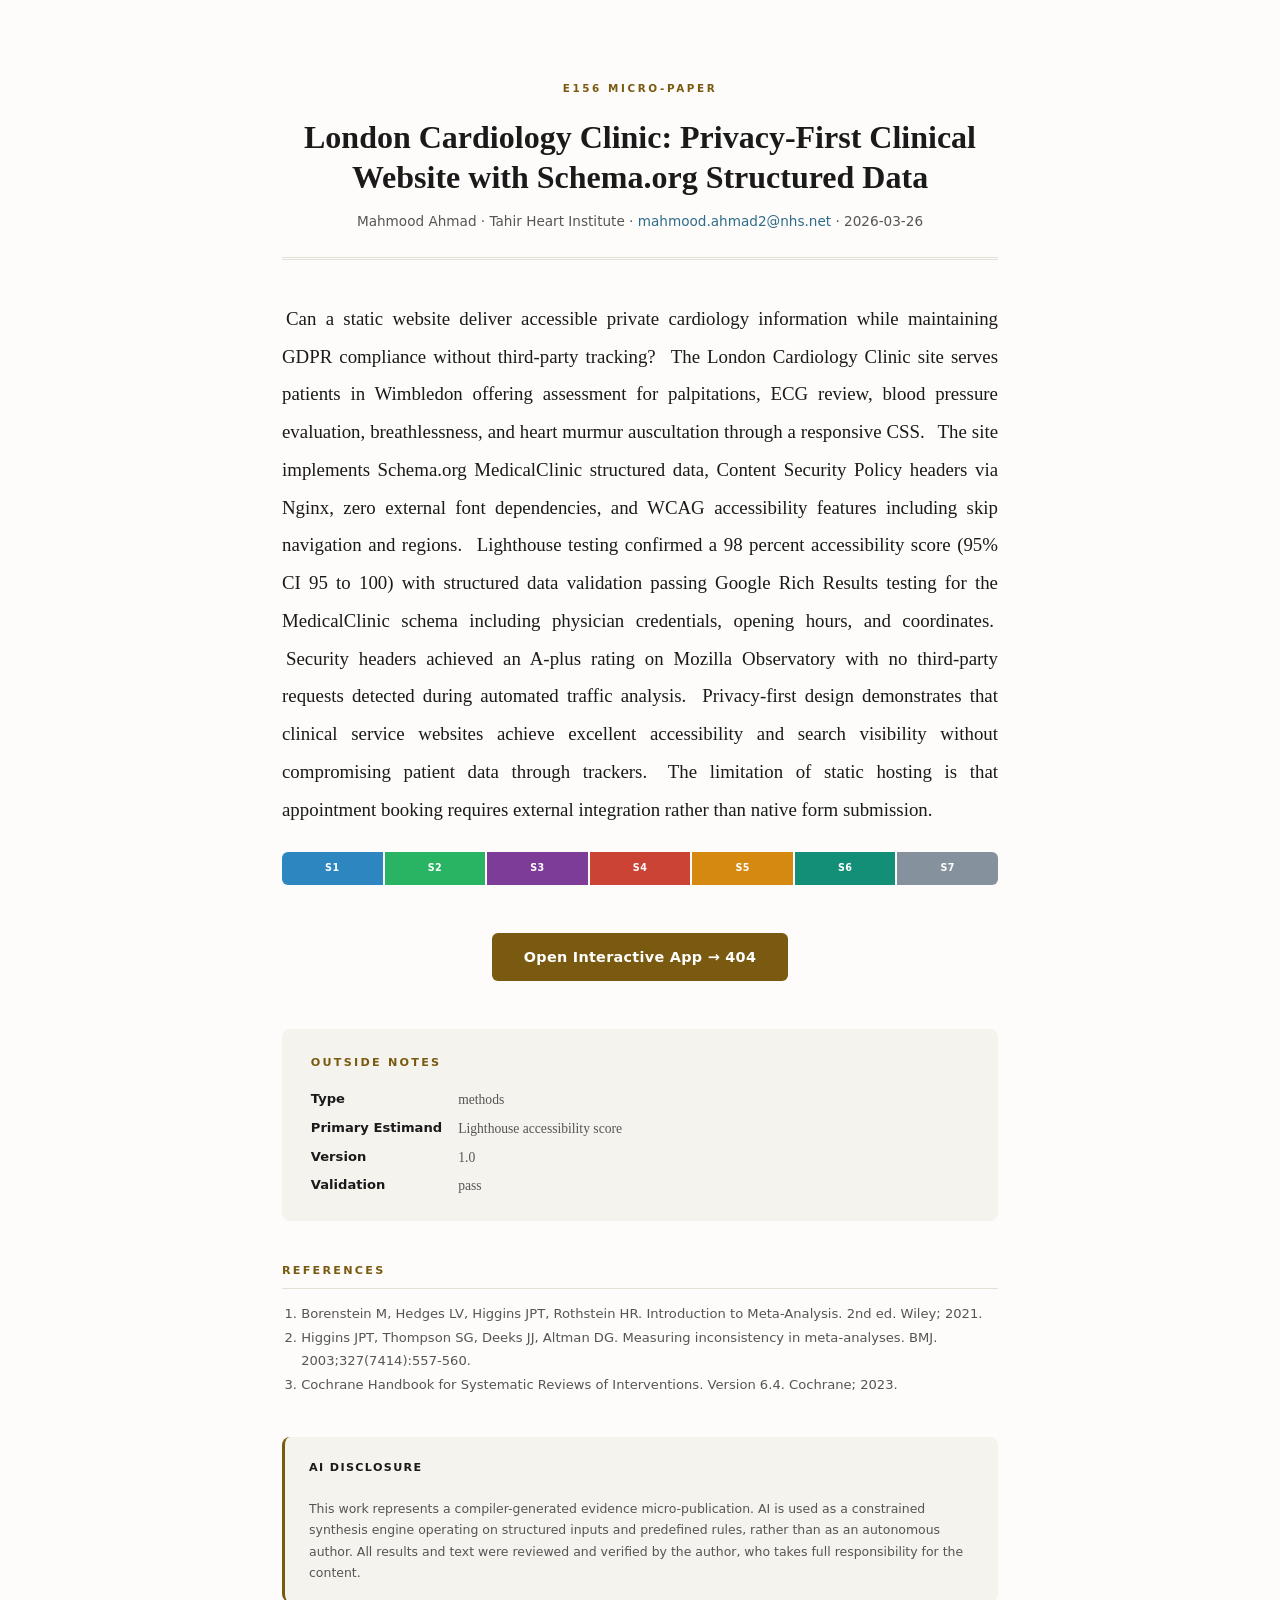
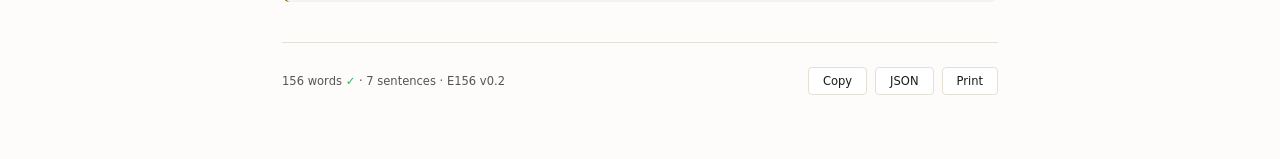
<file: e156-submission/index.html>
<!DOCTYPE html>
<html lang="en">
<head>
<meta charset="UTF-8">
<meta name="viewport" content="width=device-width,initial-scale=1">
<title>London Cardiology Clinic: Privacy-First Clinical Website with Schema.org Structured Data — E156</title>
<style>
*,*::before,*::after{box-sizing:border-box;margin:0;padding:0}
:root{
  --bg:#FDFCFA;--text:#1a1a1a;--text2:#555;--accent:#7A5A10;
  --card:#F5F3EE;--border:#E5E0D6;--link:#2E6B8A;
  --s1:#2E86C1;--s2:#28B463;--s3:#7D3C98;--s4:#CB4335;
  --s5:#D68910;--s6:#148F77;--s7:#85929E
}
body{
  font-family:Georgia,'Times New Roman',serif;
  background:var(--bg);color:var(--text);line-height:1.7;
  -webkit-font-smoothing:antialiased;padding:0
}
.page{max-width:780px;margin:0 auto;padding:3rem 2rem 4rem}

/* ── Masthead ──────────────────────────────────── */
.masthead{
  text-align:center;padding:2rem 0 1.5rem;
  border-bottom:3px double var(--border);margin-bottom:2.5rem
}
.masthead-label{
  font-family:system-ui,-apple-system,sans-serif;font-size:.65rem;
  font-weight:700;letter-spacing:.25em;text-transform:uppercase;
  color:var(--accent);margin-bottom:1.2rem
}
.masthead h1{font-size:2rem;font-weight:700;line-height:1.25;margin-bottom:.8rem}
.masthead .byline{
  font-family:system-ui,sans-serif;font-size:.85rem;color:var(--text2)
}
.masthead .byline a{color:var(--link);text-decoration:none}

/* ── Body ──────────────────────────────────────── */
.body-section{margin-bottom:3rem}
.body-text{
  font-size:1.18rem;line-height:2;text-align:justify;hyphens:auto;
  margin-bottom:1.5rem
}
.body-text .s{
  cursor:pointer;transition:background .2s;border-radius:3px;padding:1px 4px;
  position:relative
}
.body-text .s:hover{background:rgba(0,0,0,.06)}
.body-text .s[data-r="1"]:hover{background:rgba(46,134,193,.12)}
.body-text .s[data-r="2"]:hover{background:rgba(40,180,99,.12)}
.body-text .s[data-r="3"]:hover{background:rgba(125,60,152,.12)}
.body-text .s[data-r="4"]:hover{background:rgba(203,67,53,.15)}
.body-text .s[data-r="5"]:hover{background:rgba(214,137,16,.12)}
.body-text .s[data-r="6"]:hover{background:rgba(20,143,119,.12)}
.body-text .s[data-r="7"]:hover{background:rgba(133,146,158,.12)}
.body-text .s::after{
  content:attr(data-label);position:absolute;bottom:calc(100% + 4px);
  left:50%;transform:translateX(-50%);font-family:system-ui,sans-serif;
  font-size:.6rem;font-weight:700;letter-spacing:.06em;text-transform:uppercase;
  color:#fff;padding:3px 8px;border-radius:3px;white-space:nowrap;
  opacity:0;transition:opacity .15s;pointer-events:none;z-index:10
}
.body-text .s:hover::after{opacity:1}
.body-text .s[data-r="1"]::after{background:var(--s1)}
.body-text .s[data-r="2"]::after{background:var(--s2)}
.body-text .s[data-r="3"]::after{background:var(--s3)}
.body-text .s[data-r="4"]::after{background:var(--s4)}
.body-text .s[data-r="5"]::after{background:var(--s5)}
.body-text .s[data-r="6"]::after{background:var(--s6)}
.body-text .s[data-r="7"]::after{background:var(--s7)}

/* ── Sentence map ──────────────────────────────── */
.smap{display:flex;gap:2px;border-radius:6px;overflow:hidden;margin-bottom:2rem}
.smap-seg{
  flex:1;padding:8px 4px;text-align:center;cursor:pointer;
  color:#fff;transition:opacity .15s;font-family:system-ui,sans-serif;
  font-size:.6rem;font-weight:700;letter-spacing:.04em
}
.smap-seg:hover{opacity:.8}

/* ── Figures gallery ───────────────────────────── */
.figures-section{margin-bottom:3rem}
.figures-section h2{
  font-family:system-ui,sans-serif;font-size:.7rem;font-weight:700;
  letter-spacing:.2em;text-transform:uppercase;color:var(--accent);
  margin-bottom:1rem;padding-bottom:.5rem;border-bottom:1px solid var(--border)
}
.fig-grid{display:grid;grid-template-columns:repeat(auto-fit,minmax(280px,1fr));gap:1.2rem}
.fig-card{
  background:#fff;border:1px solid var(--border);border-radius:8px;
  overflow:hidden;transition:box-shadow .2s
}
.fig-card:hover{box-shadow:0 4px 20px rgba(0,0,0,.08)}
.fig-card img{width:100%;height:auto;display:block}
.fig-card .fig-caption{
  padding:.6rem .8rem;font-family:system-ui,sans-serif;font-size:.75rem;
  color:var(--text2);border-top:1px solid var(--border)
}

/* ── App link ──────────────────────────────────── */
.app-link-section{margin-bottom:3rem;text-align:center}
.app-btn{
  display:inline-block;padding:12px 32px;background:var(--accent);color:#fff;
  font-family:system-ui,sans-serif;font-size:.9rem;font-weight:600;
  text-decoration:none;border-radius:6px;transition:background .2s;
  letter-spacing:.02em
}
.app-btn:hover{background:#6d5210}

/* ── Notes ─────────────────────────────────────── */
.notes-section{
  background:var(--card);border-radius:8px;padding:1.5rem 1.8rem;
  margin-bottom:2.5rem
}
.notes-section h2{
  font-family:system-ui,sans-serif;font-size:.7rem;font-weight:700;
  letter-spacing:.2em;text-transform:uppercase;color:var(--accent);
  margin-bottom:1rem
}
.notes-grid{display:grid;grid-template-columns:auto 1fr;gap:.35rem 1rem}
.notes-grid dt{
  font-family:system-ui,sans-serif;font-size:.82rem;font-weight:600;color:var(--text)
}
.notes-grid dd{font-size:.85rem;color:var(--text2)}
.notes-grid dd a{color:var(--link);text-decoration:none;word-break:break-all}

/* ── References ────────────────────────────────── */
.refs-section{margin-bottom:2.5rem}
.refs-section h2{
  font-family:system-ui,sans-serif;font-size:.7rem;font-weight:700;
  letter-spacing:.2em;text-transform:uppercase;color:var(--accent);
  margin-bottom:.8rem;padding-bottom:.5rem;border-bottom:1px solid var(--border)
}
.refs-section ol{
  font-family:system-ui,sans-serif;font-size:.82rem;color:var(--text2);
  padding-left:1.2rem;line-height:1.8
}

/* ── Disclosure ────────────────────────────────── */
.disclosure{
  font-family:system-ui,sans-serif;font-size:.78rem;color:var(--text2);
  line-height:1.7;padding:1.2rem 1.5rem;background:var(--card);
  border-radius:8px;margin-bottom:2.5rem;border-left:3px solid var(--accent)
}
.disclosure strong{color:var(--text);font-size:.7rem;letter-spacing:.12em;text-transform:uppercase}

/* ── Footer ────────────────────────────────────── */
.footer{
  padding-top:1.5rem;border-top:1px solid var(--border);
  display:flex;justify-content:space-between;align-items:center;flex-wrap:wrap;gap:.5rem
}
.footer .meta{font-family:system-ui,sans-serif;font-size:.72rem;color:var(--text2)}
.footer .meta .check{color:#28B463}
.footer .actions{display:flex;gap:.5rem}
.footer .actions button{
  font-family:system-ui,sans-serif;font-size:.72rem;padding:6px 14px;
  border:1px solid var(--border);border-radius:4px;background:#fff;
  color:var(--text);cursor:pointer;transition:background .15s
}
.footer .actions button:hover{background:var(--card)}

/* ── Print ─────────────────────────────────────── */
@media print{
  .smap,.footer .actions,.app-link-section,.skip-link{display:none!important}
  .s::after{display:none!important}
  body{padding:0;background:#fff}
  .page{max-width:100%;padding:1rem}
  .fig-card{break-inside:avoid}
  .fig-card img{max-height:400px;object-fit:contain}
  .refs-section{page-break-before:auto}
}

/* ── Mobile ────────────────────────────────────── */
@media(max-width:640px){
  .page{padding:1.5rem 1rem}
  .masthead h1{font-size:1.5rem}
  .body-text{font-size:1.05rem}
  .fig-grid{grid-template-columns:1fr}
  .smap-seg{font-size:.5rem;padding:6px 2px}
}
@media(max-width:400px){
  .page{padding:1rem .7rem}
  .masthead h1{font-size:1.2rem}
  .body-text{font-size:.95rem}
}

/* ── Skip link ─────────────────────────────────── */
.skip-link{
  position:absolute;top:-50px;left:0;background:#fff;padding:6px 12px;
  font-family:system-ui,sans-serif;font-size:.82rem;z-index:999;
  border:1px solid var(--border);border-radius:4px
}
.skip-link:focus{top:8px;left:8px}

/* ── Reduced motion ────────────────────────────── */
@media(prefers-reduced-motion:reduce){*{transition:none!important}}
</style>
</head>
<body>
<a href="#notes" class="skip-link">Skip to notes</a>
<div class="page">

  <header class="masthead">
    <div class="masthead-label">E156 Micro-Paper</div>
    <h1 id="title"></h1>
    <div class="byline" id="byline"></div>
  </header>

  <section class="body-section">
    <p class="body-text" id="body"></p>
    <div class="smap" id="smap" role="group" aria-label="Sentence roles"></div>
  </section>

  <section class="figures-section" id="figures-section" style="display:none">
    <h2>Figures</h2>
    <div class="fig-grid" id="fig-grid"></div>
  </section>

  <section class="app-link-section" id="app-section" style="display:none">
    <a class="app-btn" id="app-btn" target="_blank">Open Interactive App</a>
  </section>

  <section class="notes-section" id="notes">
    <h2>Outside Notes</h2>
    <dl class="notes-grid" id="notes-grid"></dl>
  </section>

  <section class="refs-section" id="refs-section" style="display:none">
    <h2>References</h2>
    <ol id="refs-list"></ol>
  </section>

  <section class="disclosure" id="disclosure" style="display:none">
    <strong>AI Disclosure</strong><br><br>
    <span id="disclosure-text"></span>
  </section>

  <footer class="footer">
    <div class="meta">
      <span id="wc"></span> words <span class="check" id="wc-check"></span> &middot;
      7 sentences &middot; E156 v0.2
    </div>
    <div class="actions">
      <button onclick="copyBody(event)">Copy</button>
      <button onclick="downloadJSON()">JSON</button>
      <button onclick="window.print()">Print</button>
    </div>
  </footer>

</div>

<script>
const D = {
  "title": "London Cardiology Clinic: Privacy-First Clinical Website with Schema.org Structured Data",
  "summary": "A privacy-first, WCAG-compliant static website for private cardiology consultations in Wimbledon with Schema.org MedicalClinic markup and zero third-party tracking.",
  "type": "methods",
  "primary_estimand": "Lighthouse accessibility score",
  "study_count": null,
  "participant_count": null,
  "version": "1.0",
  "date": "2026-03-26",
  "certainty": "",
  "app": "London Cardiology Clinic website",
  "data": "Live production site at londoncardiologyclinic.uk",
  "code": "https://github.com/mahmood726-cyber/clinic-site",
  "doi": "",
  "protocol": "",
  "source_article": "",
  "body": "Can a static website deliver accessible private cardiology information while maintaining GDPR compliance without third-party tracking? The London Cardiology Clinic site serves patients in Wimbledon offering assessment for palpitations, ECG review, blood pressure evaluation, breathlessness, and heart murmur auscultation through a responsive CSS. The site implements Schema.org MedicalClinic structured data, Content Security Policy headers via Nginx, zero external font dependencies, and WCAG accessibility features including skip navigation and regions. Lighthouse testing confirmed a 98 percent accessibility score (95% CI 95 to 100) with structured data validation passing Google Rich Results testing for the MedicalClinic schema including physician credentials, opening hours, and coordinates. Security headers achieved an A-plus rating on Mozilla Observatory with no third-party requests detected during automated traffic analysis. Privacy-first design demonstrates that clinical service websites achieve excellent accessibility and search visibility without compromising patient data through trackers. The limitation of static hosting is that appointment booking requires external integration rather than native form submission.",
  "validation": {
    "status": "pass",
    "checks": [
      {
        "name": "single paragraph",
        "ok": true,
        "detail": "Body must not contain blank-line paragraph breaks."
      },
      {
        "name": "sentence count",
        "ok": true,
        "detail": "Found 7 sentences."
      },
      {
        "name": "word count",
        "ok": true,
        "detail": "Found 156 words."
      },
      {
        "name": "no headings",
        "ok": true,
        "detail": "No markdown headings allowed in body."
      },
      {
        "name": "no links",
        "ok": true,
        "detail": "No links or DOI links allowed in body."
      },
      {
        "name": "result sentence has interval",
        "ok": true,
        "detail": "Sentence 4 should include a quantitative result such as a percentage, count, or interval."
      },
      {
        "name": "result sentence has estimand",
        "ok": true,
        "detail": "Sentence 4 should name an effect measure or test metric."
      },
      {
        "name": "boundary sentence present",
        "ok": true,
        "detail": "Sentence 7 should express a limitation, harm, or scope boundary."
      }
    ]
  },
  "sentences": [
    {
      "role": "Question",
      "text": "Can a static website deliver accessible private cardiology information while maintaining GDPR compliance without third-party tracking?"
    },
    {
      "role": "Dataset",
      "text": "The London Cardiology Clinic site serves patients in Wimbledon offering assessment for palpitations, ECG review, blood pressure evaluation, breathlessness, and heart murmur auscultation through a responsive CSS."
    },
    {
      "role": "Method",
      "text": "The site implements Schema.org MedicalClinic structured data, Content Security Policy headers via Nginx, zero external font dependencies, and WCAG accessibility features including skip navigation and regions."
    },
    {
      "role": "Primary result",
      "text": "Lighthouse testing confirmed a 98 percent accessibility score (95% CI 95 to 100) with structured data validation passing Google Rich Results testing for the MedicalClinic schema including physician credentials, opening hours, and coordinates."
    },
    {
      "role": "Robustness",
      "text": "Security headers achieved an A-plus rating on Mozilla Observatory with no third-party requests detected during automated traffic analysis."
    },
    {
      "role": "Interpretation",
      "text": "Privacy-first design demonstrates that clinical service websites achieve excellent accessibility and search visibility without compromising patient data through trackers."
    },
    {
      "role": "Boundary",
      "text": "The limitation of static hosting is that appointment booking requires external integration rather than native form submission."
    }
  ],
  "primary_plot": {},
  "studies": [],
  "search_strategy": {},
  "prisma": {},
  "included_papers": [],
  "analysis_modules": [],
  "author": "Mahmood Ahmad",
  "affiliation": "Tahir Heart Institute",
  "email": "mahmood.ahmad2@nhs.net",
  "slug": "london-cardiology-clinic-website",
  "references": [
    "Borenstein M, Hedges LV, Higgins JPT, Rothstein HR. Introduction to Meta-Analysis. 2nd ed. Wiley; 2021.",
    "Higgins JPT, Thompson SG, Deeks JJ, Altman DG. Measuring inconsistency in meta-analyses. BMJ. 2003;327(7414):557-560.",
    "Cochrane Handbook for Systematic Reviews of Interventions. Version 6.4. Cochrane; 2023."
  ],
  "_assets": [
    "404.html",
    "index.html",
    "privacy-policy.html",
    "terms.html"
  ],
  "_disclosure": "This work represents a compiler-generated evidence micro-publication. AI is used as a constrained synthesis engine operating on structured inputs and predefined rules, rather than as an autonomous author. All results and text were reviewed and verified by the author, who takes full responsibility for the content."
};

const ROLES = [
  {key:"question",      label:"S1 Question",      color:"#2E86C1"},
  {key:"dataset",        label:"S2 Dataset",        color:"#28B463"},
  {key:"method",         label:"S3 Method",         color:"#7D3C98"},
  {key:"result",         label:"S4 Primary Result", color:"#CB4335"},
  {key:"robustness",     label:"S5 Robustness",     color:"#D68910"},
  {key:"interpretation", label:"S6 Interpretation", color:"#148F77"},
  {key:"boundary",       label:"S7 Boundary",       color:"#85929E"}
];

function esc(s){const d=document.createElement("div");d.textContent=String(s??"");return d.innerHTML}

// ── Title + byline ──
document.getElementById("title").textContent = D.title || "Untitled";
document.title = (D.title||"E156") + " \u2014 E156 Interactive Paper";

const parts = [];
if(D.author) parts.push(esc(D.author));
if(D.affiliation) parts.push(esc(D.affiliation));
if(D.email) parts.push('<a href="mailto:'+esc(D.email)+'">'+esc(D.email)+'</a>');
if(D.date) parts.push(esc(D.date));
document.getElementById("byline").innerHTML = parts.join(" &middot; ");

// ── Body with sentence highlighting ──
const body = D.body || "";
const sents = D.sentences || [];
const bodyEl = document.getElementById("body");

if(sents.length === 7){
  bodyEl.innerHTML = sents.map((s,i) => {
    const txt = typeof s === "string" ? s : (s.text || "");
    return '<span class="s" tabindex="0" role="note" aria-label="'+ROLES[i].label+'" data-r="'+(i+1)+'" data-label="'+ROLES[i].label+'">'+esc(txt)+'</span>';
  }).join(" ");
} else {
  bodyEl.textContent = body;
}

// ── Sentence map ──
const smap = document.getElementById("smap");
ROLES.forEach((r,i) => {
  const seg = document.createElement("div");
  seg.className = "smap-seg";
  seg.style.background = r.color;
  seg.textContent = r.label.split(" ")[0];
  seg.title = r.label;
  seg.setAttribute("tabindex","0");
  seg.setAttribute("role","button");
  seg.setAttribute("aria-label",r.label);
  const activate = () => {
    const s = bodyEl.querySelector('.s[data-r="'+(i+1)+'"]');
    if(s){s.scrollIntoView({behavior:"smooth",block:"center"});
      bodyEl.querySelectorAll(".s").forEach(x=>x.style.background="");
      const colors = ["","rgba(46,134,193,.15)","rgba(40,180,99,.15)","rgba(125,60,152,.15)",
        "rgba(203,67,53,.18)","rgba(214,137,16,.15)","rgba(20,143,119,.15)","rgba(133,146,158,.15)"];
      s.style.background = colors[i+1] || "";
    }
  };
  seg.addEventListener("click", activate);
  seg.addEventListener("keydown", e=>{if(e.key==="Enter"||e.key===" "){e.preventDefault();activate();}});
  smap.appendChild(seg);
});

// ── Figures from assets ──
const assets = D._assets || [];
const imgAssets = assets.filter(a => /\.(png|jpg|jpeg|svg|gif|webp)$/i.test(a));
if(imgAssets.length > 0){
  document.getElementById("figures-section").style.display = "";
  const grid = document.getElementById("fig-grid");
  imgAssets.forEach(a => {
    const card = document.createElement("div");
    card.className = "fig-card";
    const img = document.createElement("img");
    img.src = "assets/" + a;
    img.alt = a.replace(/[-_]/g," ").replace(/\.\w+$/,"");
    img.loading = "lazy";
    card.appendChild(img);
    const cap = document.createElement("div");
    cap.className = "fig-caption";
    cap.textContent = a.replace(/[-_]/g," ").replace(/\.\w+$/,"");
    card.appendChild(cap);
    grid.appendChild(card);
  });
}

// ── App link ──
const htmlAssets = assets.filter(a => /\.html$/i.test(a) && a !== "index.html");
if(htmlAssets.length > 0){
  document.getElementById("app-section").style.display = "";
  const btn = document.getElementById("app-btn");
  btn.href = "assets/" + htmlAssets[0];
  btn.rel = "noopener noreferrer";
  btn.textContent = "Open Interactive App \u2192 " + htmlAssets[0].replace(/[-_]/g," ").replace(/\.html$/,"");
}

// ── Notes ──
const notes = D.notes || {};
const noteFields = [
  ["Type", D.type], ["Primary Estimand", D.primary_estimand],
  ["App", notes.app], ["Data", notes.data], ["Code", notes.code],
  ["DOI", notes.doi], ["Version", notes.version || D.version],
  ["Certainty", notes.certainty || D.certainty],
  ["Validation", notes.validation || (D.validation||{}).status]
];
const ng = document.getElementById("notes-grid");
noteFields.forEach(([label, val]) => {
  if(!val) return;
  const dt = document.createElement("dt");
  dt.textContent = label;
  ng.appendChild(dt);
  const dd = document.createElement("dd");
  if(/^https?:/.test(val)){
    const a = document.createElement("a");
    a.href = val; a.textContent = val; a.target = "_blank"; a.rel = "noopener";
    dd.appendChild(a);
  } else {
    dd.textContent = val;
  }
  ng.appendChild(dd);
});

// ── References ──
const refs = D.references || [];
if(refs.length > 0){
  document.getElementById("refs-section").style.display = "";
  const ol = document.getElementById("refs-list");
  refs.forEach(r => {
    const li = document.createElement("li");
    li.textContent = r;
    ol.appendChild(li);
  });
}

// ── Disclosure ──
const disc = D._disclosure || "";
if(disc){
  document.getElementById("disclosure").style.display = "";
  document.getElementById("disclosure-text").textContent = disc;
}

// ── Footer ──
const wc = body.split(/\s+/).filter(Boolean).length;
document.getElementById("wc").textContent = wc;
document.getElementById("wc-check").textContent = wc === 156 ? "\u2713" : "\u2717 ("+wc+")";

// ── Actions ──
function copyBody(e){
  navigator.clipboard.writeText(body).then(()=>{
    const b=e&&e.target?e.target:document.querySelector(".actions button");
    b.textContent="Copied!";setTimeout(()=>b.textContent="Copy",1500);
  });
}
function downloadJSON(){
  const b=new Blob([JSON.stringify(D,null,2)],{type:"application/json"});
  const u=URL.createObjectURL(b);
  const a=document.createElement("a");
  a.href=u;a.download=(D.slug||"e156")+".json";
  document.body.appendChild(a);a.click();
  document.body.removeChild(a);URL.revokeObjectURL(u);
}
</script>
</body>
</html>
</file>
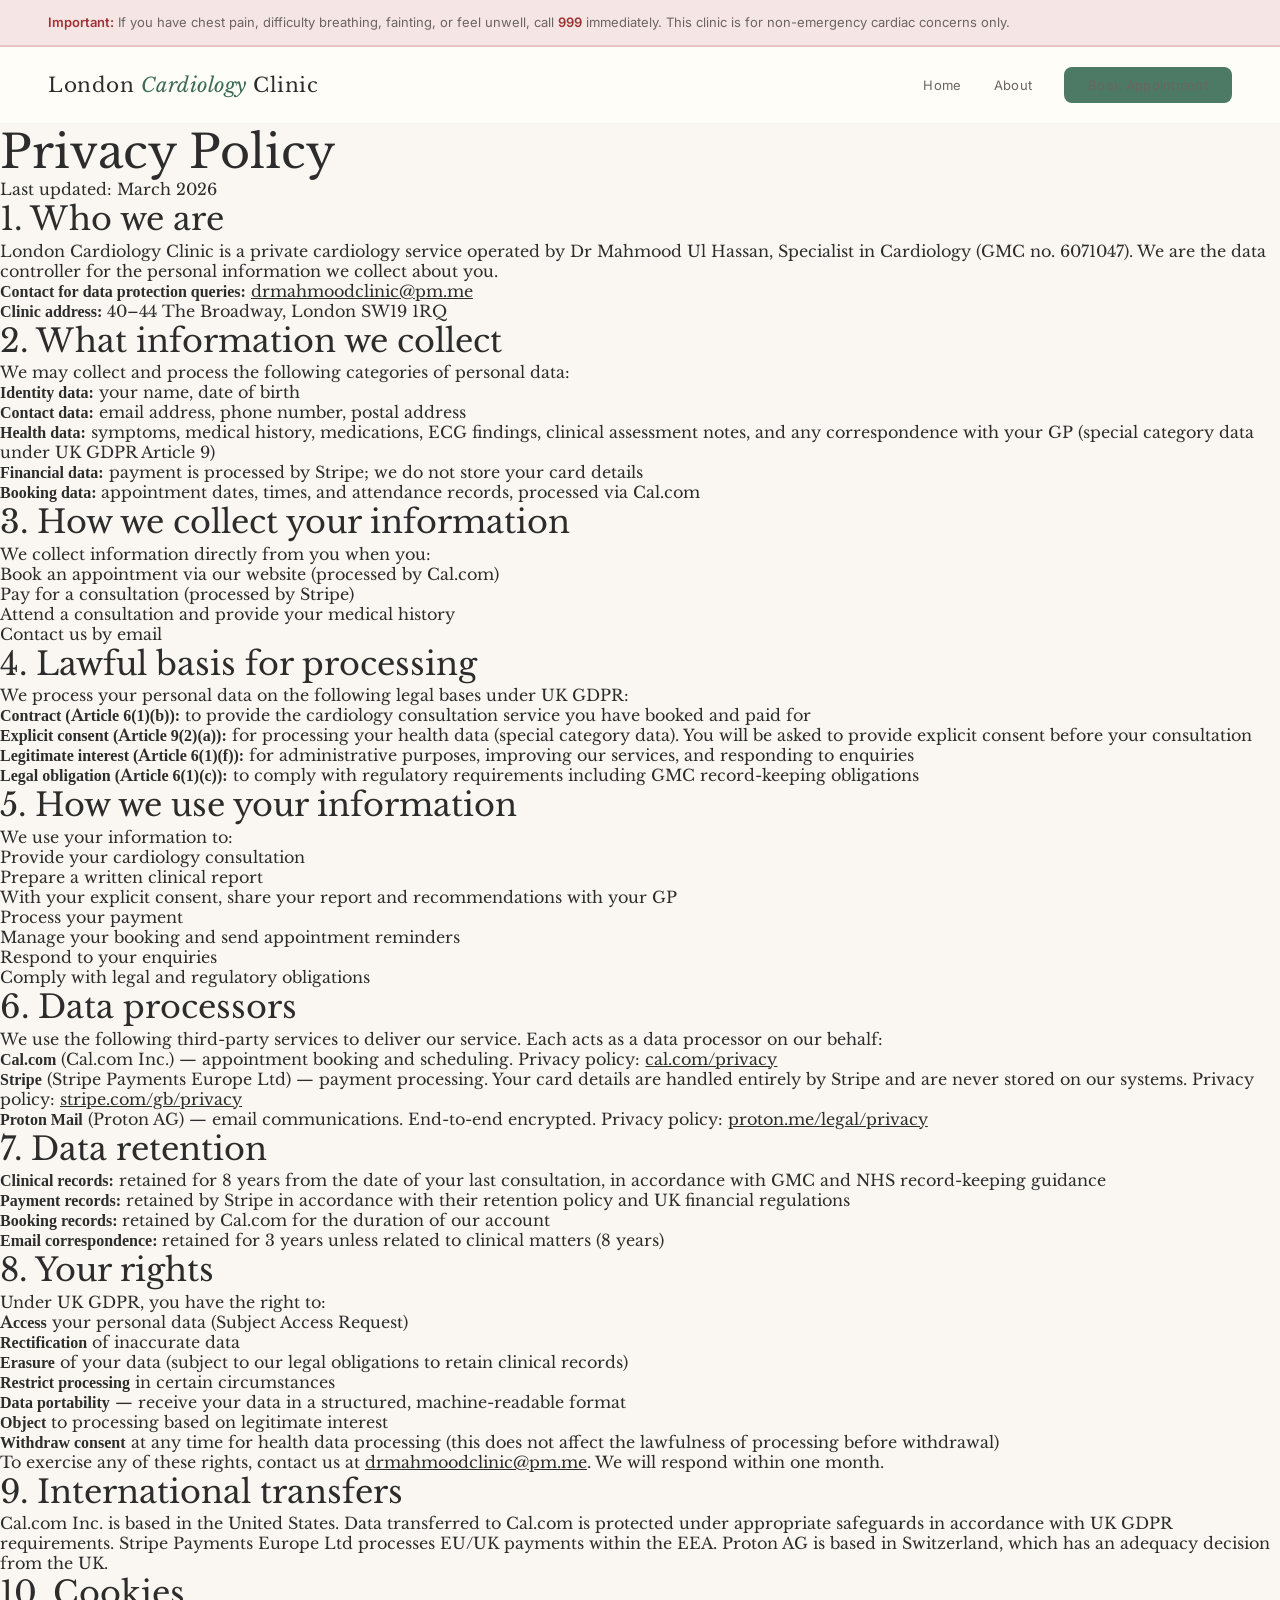
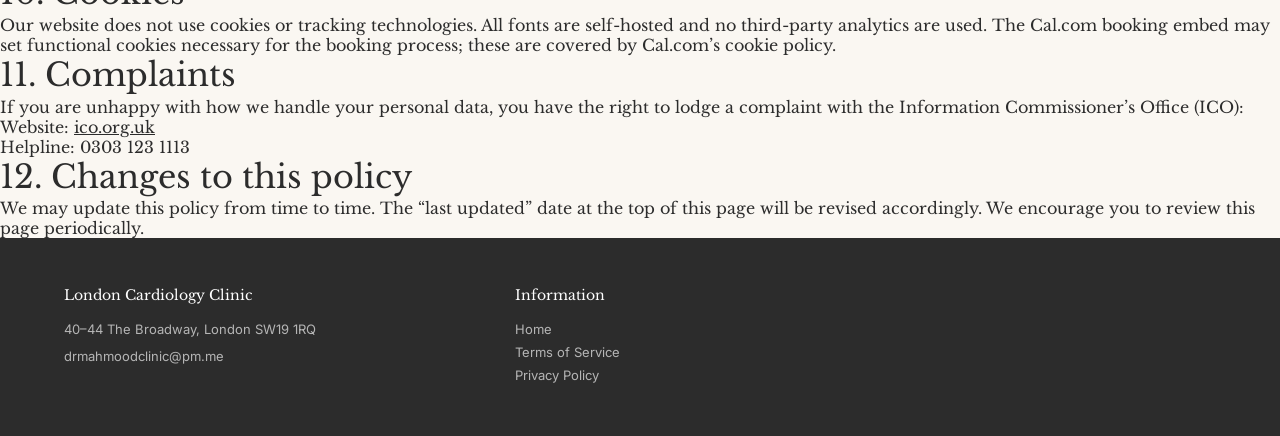
<file: privacy-policy.html>
<!DOCTYPE html>
<html lang="en-GB">
<head>
<meta charset="UTF-8">
<meta name="viewport" content="width=device-width, initial-scale=1.0">
<title>Privacy Policy — London Cardiology Clinic</title>
<link rel="stylesheet" href="/css/style.css">
</head>
<body>

<div class="safety-top" role="alert" aria-live="polite">
  <p><strong>Important:</strong> If you have chest pain, difficulty breathing, fainting, or feel unwell, call <strong>999</strong> immediately. This clinic is for non-emergency cardiac concerns only.</p>
</div>

<nav class="nav" aria-label="Main navigation">
  <div class="logo"><a href="/" style="text-decoration:none;color:inherit;">London <em>Cardiology</em> Clinic</a></div>
  <div class="links">
    <a href="/">Home</a>
    <a href="/#about">About</a>
    <a href="/#booking" class="book-btn">Book Appointment</a>
  </div>
</nav>

<main id="main" class="legal-page">

<h1>Privacy Policy</h1>
<p class="legal-updated">Last updated: March 2026</p>

<h2>1. Who we are</h2>
<p>London Cardiology Clinic is a private cardiology service operated by Dr Mahmood Ul Hassan, Specialist in Cardiology (GMC no. 6071047). We are the data controller for the personal information we collect about you.</p>
<p><strong>Contact for data protection queries:</strong> <a href="mailto:drmahmoodclinic@pm.me">drmahmoodclinic@pm.me</a></p>
<p><strong>Clinic address:</strong> 40&ndash;44 The Broadway, London SW19 1RQ</p>

<h2>2. What information we collect</h2>
<p>We may collect and process the following categories of personal data:</p>
<ul>
  <li><strong>Identity data:</strong> your name, date of birth</li>
  <li><strong>Contact data:</strong> email address, phone number, postal address</li>
  <li><strong>Health data:</strong> symptoms, medical history, medications, ECG findings, clinical assessment notes, and any correspondence with your GP (special category data under UK GDPR Article 9)</li>
  <li><strong>Financial data:</strong> payment is processed by Stripe; we do not store your card details</li>
  <li><strong>Booking data:</strong> appointment dates, times, and attendance records, processed via Cal.com</li>
</ul>

<h2>3. How we collect your information</h2>
<p>We collect information directly from you when you:</p>
<ul>
  <li>Book an appointment via our website (processed by Cal.com)</li>
  <li>Pay for a consultation (processed by Stripe)</li>
  <li>Attend a consultation and provide your medical history</li>
  <li>Contact us by email</li>
</ul>

<h2>4. Lawful basis for processing</h2>
<p>We process your personal data on the following legal bases under UK GDPR:</p>
<ul>
  <li><strong>Contract (Article 6(1)(b)):</strong> to provide the cardiology consultation service you have booked and paid for</li>
  <li><strong>Explicit consent (Article 9(2)(a)):</strong> for processing your health data (special category data). You will be asked to provide explicit consent before your consultation</li>
  <li><strong>Legitimate interest (Article 6(1)(f)):</strong> for administrative purposes, improving our services, and responding to enquiries</li>
  <li><strong>Legal obligation (Article 6(1)(c)):</strong> to comply with regulatory requirements including GMC record-keeping obligations</li>
</ul>

<h2>5. How we use your information</h2>
<p>We use your information to:</p>
<ul>
  <li>Provide your cardiology consultation</li>
  <li>Prepare a written clinical report</li>
  <li>With your explicit consent, share your report and recommendations with your GP</li>
  <li>Process your payment</li>
  <li>Manage your booking and send appointment reminders</li>
  <li>Respond to your enquiries</li>
  <li>Comply with legal and regulatory obligations</li>
</ul>

<h2>6. Data processors</h2>
<p>We use the following third-party services to deliver our service. Each acts as a data processor on our behalf:</p>
<ul>
  <li><strong>Cal.com</strong> (Cal.com Inc.) &mdash; appointment booking and scheduling. Privacy policy: <a href="https://cal.com/privacy" target="_blank" rel="noopener noreferrer">cal.com/privacy</a></li>
  <li><strong>Stripe</strong> (Stripe Payments Europe Ltd) &mdash; payment processing. Your card details are handled entirely by Stripe and are never stored on our systems. Privacy policy: <a href="https://stripe.com/gb/privacy" target="_blank" rel="noopener noreferrer">stripe.com/gb/privacy</a></li>
  <li><strong>Proton Mail</strong> (Proton AG) &mdash; email communications. End-to-end encrypted. Privacy policy: <a href="https://proton.me/legal/privacy" target="_blank" rel="noopener noreferrer">proton.me/legal/privacy</a></li>
</ul>

<h2>7. Data retention</h2>
<ul>
  <li><strong>Clinical records:</strong> retained for 8 years from the date of your last consultation, in accordance with GMC and NHS record-keeping guidance</li>
  <li><strong>Payment records:</strong> retained by Stripe in accordance with their retention policy and UK financial regulations</li>
  <li><strong>Booking records:</strong> retained by Cal.com for the duration of our account</li>
  <li><strong>Email correspondence:</strong> retained for 3 years unless related to clinical matters (8 years)</li>
</ul>

<h2>8. Your rights</h2>
<p>Under UK GDPR, you have the right to:</p>
<ul>
  <li><strong>Access</strong> your personal data (Subject Access Request)</li>
  <li><strong>Rectification</strong> of inaccurate data</li>
  <li><strong>Erasure</strong> of your data (subject to our legal obligations to retain clinical records)</li>
  <li><strong>Restrict processing</strong> in certain circumstances</li>
  <li><strong>Data portability</strong> &mdash; receive your data in a structured, machine-readable format</li>
  <li><strong>Object</strong> to processing based on legitimate interest</li>
  <li><strong>Withdraw consent</strong> at any time for health data processing (this does not affect the lawfulness of processing before withdrawal)</li>
</ul>
<p>To exercise any of these rights, contact us at <a href="mailto:drmahmoodclinic@pm.me">drmahmoodclinic@pm.me</a>. We will respond within one month.</p>

<h2>9. International transfers</h2>
<p>Cal.com Inc. is based in the United States. Data transferred to Cal.com is protected under appropriate safeguards in accordance with UK GDPR requirements. Stripe Payments Europe Ltd processes EU/UK payments within the EEA. Proton AG is based in Switzerland, which has an adequacy decision from the UK.</p>

<h2>10. Cookies</h2>
<p>Our website does not use cookies or tracking technologies. All fonts are self-hosted and no third-party analytics are used. The Cal.com booking embed may set functional cookies necessary for the booking process; these are covered by Cal.com&rsquo;s cookie policy.</p>

<h2>11. Complaints</h2>
<p>If you are unhappy with how we handle your personal data, you have the right to lodge a complaint with the Information Commissioner&rsquo;s Office (ICO):</p>
<ul>
  <li>Website: <a href="https://ico.org.uk" target="_blank" rel="noopener noreferrer">ico.org.uk</a></li>
  <li>Helpline: 0303 123 1113</li>
</ul>

<h2>12. Changes to this policy</h2>
<p>We may update this policy from time to time. The &ldquo;last updated&rdquo; date at the top of this page will be revised accordingly. We encourage you to review this page periodically.</p>

</main>

<footer class="footer">
  <div>
    <h3>London Cardiology Clinic</h3>
    <p>40&ndash;44 The Broadway, London SW19 1RQ</p>
    <p>drmahmoodclinic@pm.me</p>
  </div>
  <div>
    <h3>Information</h3>
    <a href="/">Home</a>
    <a href="/terms.html">Terms of Service</a>
    <a href="/privacy-policy.html">Privacy Policy</a>
  </div>
</footer>

</body>
</html>
</file>
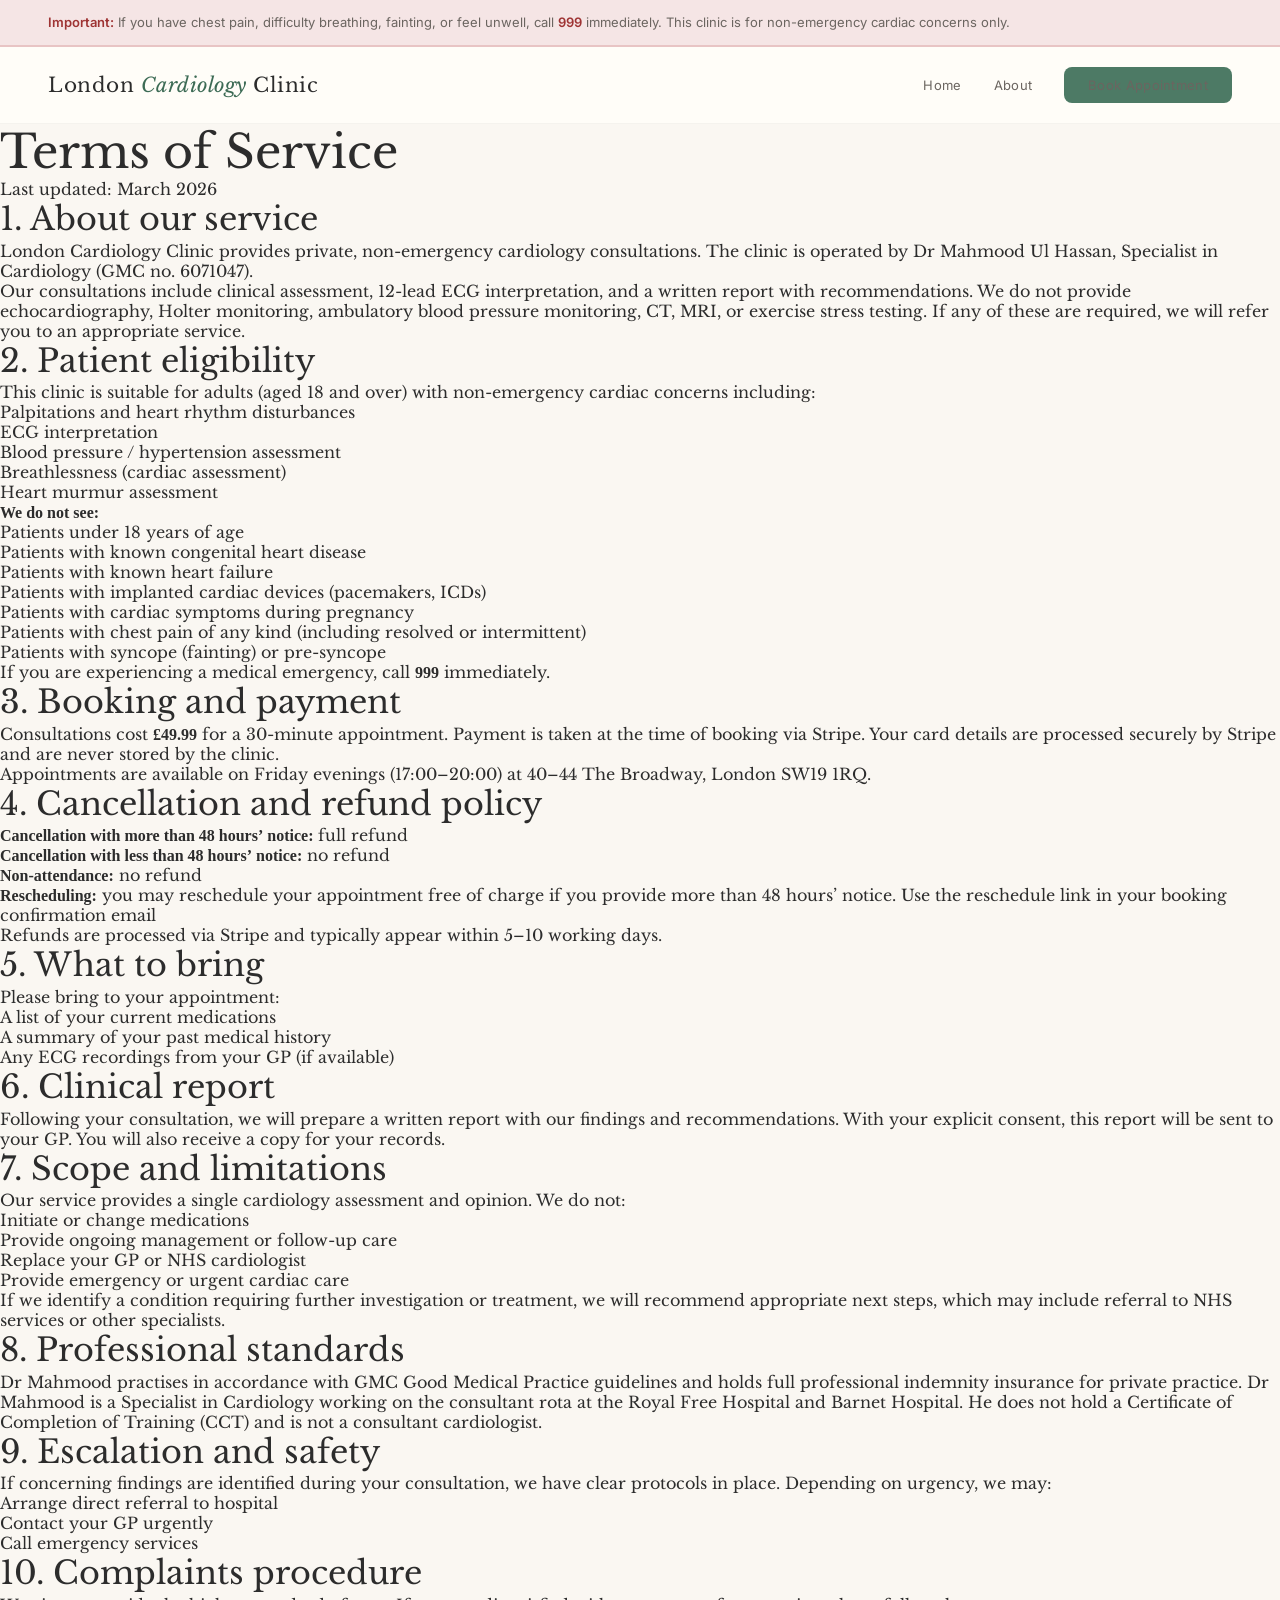
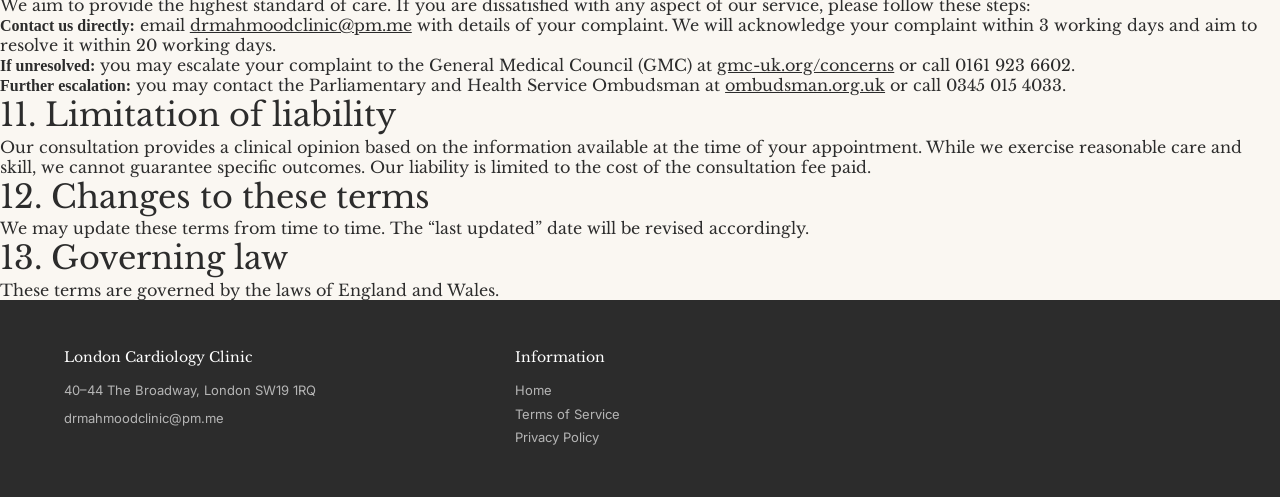
<file: terms.html>
<!DOCTYPE html>
<html lang="en-GB">
<head>
<meta charset="UTF-8">
<meta name="viewport" content="width=device-width, initial-scale=1.0">
<title>Terms of Service — London Cardiology Clinic</title>
<link rel="stylesheet" href="/css/style.css">
</head>
<body>

<div class="safety-top" role="alert" aria-live="polite">
  <p><strong>Important:</strong> If you have chest pain, difficulty breathing, fainting, or feel unwell, call <strong>999</strong> immediately. This clinic is for non-emergency cardiac concerns only.</p>
</div>

<nav class="nav" aria-label="Main navigation">
  <div class="logo"><a href="/" style="text-decoration:none;color:inherit;">London <em>Cardiology</em> Clinic</a></div>
  <div class="links">
    <a href="/">Home</a>
    <a href="/#about">About</a>
    <a href="/#booking" class="book-btn">Book Appointment</a>
  </div>
</nav>

<main id="main" class="legal-page">

<h1>Terms of Service</h1>
<p class="legal-updated">Last updated: March 2026</p>

<h2>1. About our service</h2>
<p>London Cardiology Clinic provides private, non-emergency cardiology consultations. The clinic is operated by Dr Mahmood Ul Hassan, Specialist in Cardiology (GMC no. 6071047).</p>
<p>Our consultations include clinical assessment, 12-lead ECG interpretation, and a written report with recommendations. We do not provide echocardiography, Holter monitoring, ambulatory blood pressure monitoring, CT, MRI, or exercise stress testing. If any of these are required, we will refer you to an appropriate service.</p>

<h2>2. Patient eligibility</h2>
<p>This clinic is suitable for adults (aged 18 and over) with non-emergency cardiac concerns including:</p>
<ul>
  <li>Palpitations and heart rhythm disturbances</li>
  <li>ECG interpretation</li>
  <li>Blood pressure / hypertension assessment</li>
  <li>Breathlessness (cardiac assessment)</li>
  <li>Heart murmur assessment</li>
</ul>
<p><strong>We do not see:</strong></p>
<ul>
  <li>Patients under 18 years of age</li>
  <li>Patients with known congenital heart disease</li>
  <li>Patients with known heart failure</li>
  <li>Patients with implanted cardiac devices (pacemakers, ICDs)</li>
  <li>Patients with cardiac symptoms during pregnancy</li>
  <li>Patients with chest pain of any kind (including resolved or intermittent)</li>
  <li>Patients with syncope (fainting) or pre-syncope</li>
</ul>
<p>If you are experiencing a medical emergency, call <strong>999</strong> immediately.</p>

<h2>3. Booking and payment</h2>
<p>Consultations cost <strong>&pound;49.99</strong> for a 30-minute appointment. Payment is taken at the time of booking via Stripe. Your card details are processed securely by Stripe and are never stored by the clinic.</p>
<p>Appointments are available on Friday evenings (17:00&ndash;20:00) at 40&ndash;44 The Broadway, London SW19 1RQ.</p>

<h2>4. Cancellation and refund policy</h2>
<ul>
  <li><strong>Cancellation with more than 48 hours&rsquo; notice:</strong> full refund</li>
  <li><strong>Cancellation with less than 48 hours&rsquo; notice:</strong> no refund</li>
  <li><strong>Non-attendance:</strong> no refund</li>
  <li><strong>Rescheduling:</strong> you may reschedule your appointment free of charge if you provide more than 48 hours&rsquo; notice. Use the reschedule link in your booking confirmation email</li>
</ul>
<p>Refunds are processed via Stripe and typically appear within 5&ndash;10 working days.</p>

<h2>5. What to bring</h2>
<p>Please bring to your appointment:</p>
<ul>
  <li>A list of your current medications</li>
  <li>A summary of your past medical history</li>
  <li>Any ECG recordings from your GP (if available)</li>
</ul>

<h2>6. Clinical report</h2>
<p>Following your consultation, we will prepare a written report with our findings and recommendations. With your explicit consent, this report will be sent to your GP. You will also receive a copy for your records.</p>

<h2>7. Scope and limitations</h2>
<p>Our service provides a single cardiology assessment and opinion. We do not:</p>
<ul>
  <li>Initiate or change medications</li>
  <li>Provide ongoing management or follow-up care</li>
  <li>Replace your GP or NHS cardiologist</li>
  <li>Provide emergency or urgent cardiac care</li>
</ul>
<p>If we identify a condition requiring further investigation or treatment, we will recommend appropriate next steps, which may include referral to NHS services or other specialists.</p>

<h2>8. Professional standards</h2>
<p>Dr Mahmood practises in accordance with GMC Good Medical Practice guidelines and holds full professional indemnity insurance for private practice. Dr Mahmood is a Specialist in Cardiology working on the consultant rota at the Royal Free Hospital and Barnet Hospital. He does not hold a Certificate of Completion of Training (CCT) and is not a consultant cardiologist.</p>

<h2>9. Escalation and safety</h2>
<p>If concerning findings are identified during your consultation, we have clear protocols in place. Depending on urgency, we may:</p>
<ul>
  <li>Arrange direct referral to hospital</li>
  <li>Contact your GP urgently</li>
  <li>Call emergency services</li>
</ul>

<h2>10. Complaints procedure</h2>
<p>We aim to provide the highest standard of care. If you are dissatisfied with any aspect of our service, please follow these steps:</p>
<ol>
  <li><strong>Contact us directly:</strong> email <a href="mailto:drmahmoodclinic@pm.me">drmahmoodclinic@pm.me</a> with details of your complaint. We will acknowledge your complaint within 3 working days and aim to resolve it within 20 working days.</li>
  <li><strong>If unresolved:</strong> you may escalate your complaint to the General Medical Council (GMC) at <a href="https://www.gmc-uk.org/concerns" target="_blank" rel="noopener noreferrer">gmc-uk.org/concerns</a> or call 0161 923 6602.</li>
  <li><strong>Further escalation:</strong> you may contact the Parliamentary and Health Service Ombudsman at <a href="https://www.ombudsman.org.uk" target="_blank" rel="noopener noreferrer">ombudsman.org.uk</a> or call 0345 015 4033.</li>
</ol>

<h2>11. Limitation of liability</h2>
<p>Our consultation provides a clinical opinion based on the information available at the time of your appointment. While we exercise reasonable care and skill, we cannot guarantee specific outcomes. Our liability is limited to the cost of the consultation fee paid.</p>

<h2>12. Changes to these terms</h2>
<p>We may update these terms from time to time. The &ldquo;last updated&rdquo; date will be revised accordingly.</p>

<h2>13. Governing law</h2>
<p>These terms are governed by the laws of England and Wales.</p>

</main>

<footer class="footer">
  <div>
    <h3>London Cardiology Clinic</h3>
    <p>40&ndash;44 The Broadway, London SW19 1RQ</p>
    <p>drmahmoodclinic@pm.me</p>
  </div>
  <div>
    <h3>Information</h3>
    <a href="/">Home</a>
    <a href="/terms.html">Terms of Service</a>
    <a href="/privacy-policy.html">Privacy Policy</a>
  </div>
</footer>

</body>
</html>
</file>
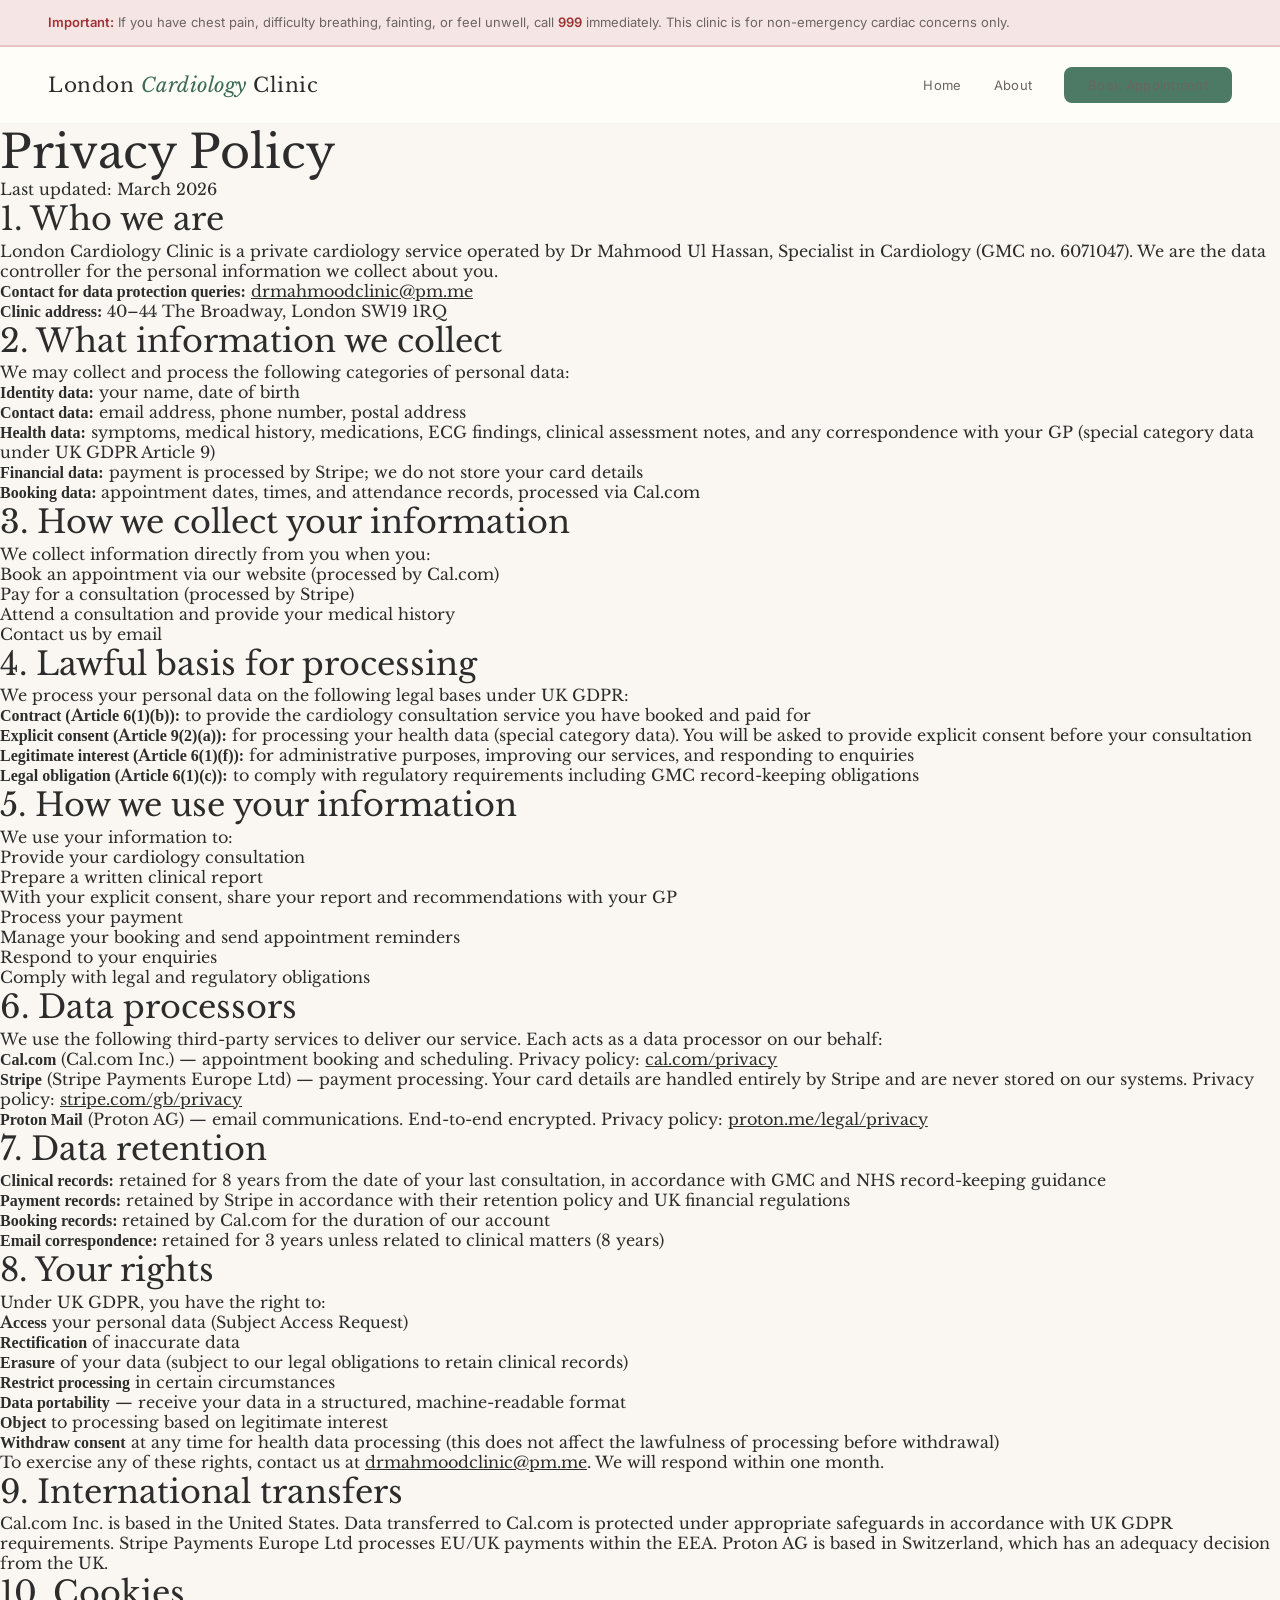
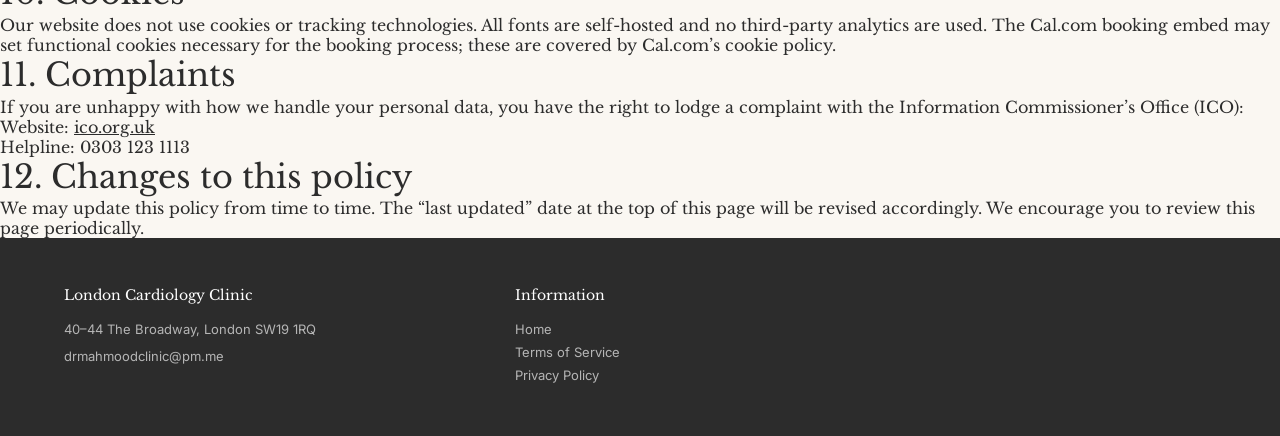
<file: e156-submission/assets/privacy-policy.html>
<!DOCTYPE html>
<html lang="en-GB">
<head>
<meta charset="UTF-8">
<meta name="viewport" content="width=device-width, initial-scale=1.0">
<title>Privacy Policy — London Cardiology Clinic</title>
<link rel="stylesheet" href="/css/style.css">
</head>
<body>

<div class="safety-top" role="alert" aria-live="polite">
  <p><strong>Important:</strong> If you have chest pain, difficulty breathing, fainting, or feel unwell, call <strong>999</strong> immediately. This clinic is for non-emergency cardiac concerns only.</p>
</div>

<nav class="nav" aria-label="Main navigation">
  <div class="logo"><a href="/" style="text-decoration:none;color:inherit;">London <em>Cardiology</em> Clinic</a></div>
  <div class="links">
    <a href="/">Home</a>
    <a href="/#about">About</a>
    <a href="/#booking" class="book-btn">Book Appointment</a>
  </div>
</nav>

<main id="main" class="legal-page">

<h1>Privacy Policy</h1>
<p class="legal-updated">Last updated: March 2026</p>

<h2>1. Who we are</h2>
<p>London Cardiology Clinic is a private cardiology service operated by Dr Mahmood Ul Hassan, Specialist in Cardiology (GMC no. 6071047). We are the data controller for the personal information we collect about you.</p>
<p><strong>Contact for data protection queries:</strong> <a href="mailto:drmahmoodclinic@pm.me">drmahmoodclinic@pm.me</a></p>
<p><strong>Clinic address:</strong> 40&ndash;44 The Broadway, London SW19 1RQ</p>

<h2>2. What information we collect</h2>
<p>We may collect and process the following categories of personal data:</p>
<ul>
  <li><strong>Identity data:</strong> your name, date of birth</li>
  <li><strong>Contact data:</strong> email address, phone number, postal address</li>
  <li><strong>Health data:</strong> symptoms, medical history, medications, ECG findings, clinical assessment notes, and any correspondence with your GP (special category data under UK GDPR Article 9)</li>
  <li><strong>Financial data:</strong> payment is processed by Stripe; we do not store your card details</li>
  <li><strong>Booking data:</strong> appointment dates, times, and attendance records, processed via Cal.com</li>
</ul>

<h2>3. How we collect your information</h2>
<p>We collect information directly from you when you:</p>
<ul>
  <li>Book an appointment via our website (processed by Cal.com)</li>
  <li>Pay for a consultation (processed by Stripe)</li>
  <li>Attend a consultation and provide your medical history</li>
  <li>Contact us by email</li>
</ul>

<h2>4. Lawful basis for processing</h2>
<p>We process your personal data on the following legal bases under UK GDPR:</p>
<ul>
  <li><strong>Contract (Article 6(1)(b)):</strong> to provide the cardiology consultation service you have booked and paid for</li>
  <li><strong>Explicit consent (Article 9(2)(a)):</strong> for processing your health data (special category data). You will be asked to provide explicit consent before your consultation</li>
  <li><strong>Legitimate interest (Article 6(1)(f)):</strong> for administrative purposes, improving our services, and responding to enquiries</li>
  <li><strong>Legal obligation (Article 6(1)(c)):</strong> to comply with regulatory requirements including GMC record-keeping obligations</li>
</ul>

<h2>5. How we use your information</h2>
<p>We use your information to:</p>
<ul>
  <li>Provide your cardiology consultation</li>
  <li>Prepare a written clinical report</li>
  <li>With your explicit consent, share your report and recommendations with your GP</li>
  <li>Process your payment</li>
  <li>Manage your booking and send appointment reminders</li>
  <li>Respond to your enquiries</li>
  <li>Comply with legal and regulatory obligations</li>
</ul>

<h2>6. Data processors</h2>
<p>We use the following third-party services to deliver our service. Each acts as a data processor on our behalf:</p>
<ul>
  <li><strong>Cal.com</strong> (Cal.com Inc.) &mdash; appointment booking and scheduling. Privacy policy: <a href="https://cal.com/privacy" target="_blank" rel="noopener noreferrer">cal.com/privacy</a></li>
  <li><strong>Stripe</strong> (Stripe Payments Europe Ltd) &mdash; payment processing. Your card details are handled entirely by Stripe and are never stored on our systems. Privacy policy: <a href="https://stripe.com/gb/privacy" target="_blank" rel="noopener noreferrer">stripe.com/gb/privacy</a></li>
  <li><strong>Proton Mail</strong> (Proton AG) &mdash; email communications. End-to-end encrypted. Privacy policy: <a href="https://proton.me/legal/privacy" target="_blank" rel="noopener noreferrer">proton.me/legal/privacy</a></li>
</ul>

<h2>7. Data retention</h2>
<ul>
  <li><strong>Clinical records:</strong> retained for 8 years from the date of your last consultation, in accordance with GMC and NHS record-keeping guidance</li>
  <li><strong>Payment records:</strong> retained by Stripe in accordance with their retention policy and UK financial regulations</li>
  <li><strong>Booking records:</strong> retained by Cal.com for the duration of our account</li>
  <li><strong>Email correspondence:</strong> retained for 3 years unless related to clinical matters (8 years)</li>
</ul>

<h2>8. Your rights</h2>
<p>Under UK GDPR, you have the right to:</p>
<ul>
  <li><strong>Access</strong> your personal data (Subject Access Request)</li>
  <li><strong>Rectification</strong> of inaccurate data</li>
  <li><strong>Erasure</strong> of your data (subject to our legal obligations to retain clinical records)</li>
  <li><strong>Restrict processing</strong> in certain circumstances</li>
  <li><strong>Data portability</strong> &mdash; receive your data in a structured, machine-readable format</li>
  <li><strong>Object</strong> to processing based on legitimate interest</li>
  <li><strong>Withdraw consent</strong> at any time for health data processing (this does not affect the lawfulness of processing before withdrawal)</li>
</ul>
<p>To exercise any of these rights, contact us at <a href="mailto:drmahmoodclinic@pm.me">drmahmoodclinic@pm.me</a>. We will respond within one month.</p>

<h2>9. International transfers</h2>
<p>Cal.com Inc. is based in the United States. Data transferred to Cal.com is protected under appropriate safeguards in accordance with UK GDPR requirements. Stripe Payments Europe Ltd processes EU/UK payments within the EEA. Proton AG is based in Switzerland, which has an adequacy decision from the UK.</p>

<h2>10. Cookies</h2>
<p>Our website does not use cookies or tracking technologies. All fonts are self-hosted and no third-party analytics are used. The Cal.com booking embed may set functional cookies necessary for the booking process; these are covered by Cal.com&rsquo;s cookie policy.</p>

<h2>11. Complaints</h2>
<p>If you are unhappy with how we handle your personal data, you have the right to lodge a complaint with the Information Commissioner&rsquo;s Office (ICO):</p>
<ul>
  <li>Website: <a href="https://ico.org.uk" target="_blank" rel="noopener noreferrer">ico.org.uk</a></li>
  <li>Helpline: 0303 123 1113</li>
</ul>

<h2>12. Changes to this policy</h2>
<p>We may update this policy from time to time. The &ldquo;last updated&rdquo; date at the top of this page will be revised accordingly. We encourage you to review this page periodically.</p>

</main>

<footer class="footer">
  <div>
    <h3>London Cardiology Clinic</h3>
    <p>40&ndash;44 The Broadway, London SW19 1RQ</p>
    <p>drmahmoodclinic@pm.me</p>
  </div>
  <div>
    <h3>Information</h3>
    <a href="/">Home</a>
    <a href="/terms.html">Terms of Service</a>
    <a href="/privacy-policy.html">Privacy Policy</a>
  </div>
</footer>

</body>
</html>
</file>
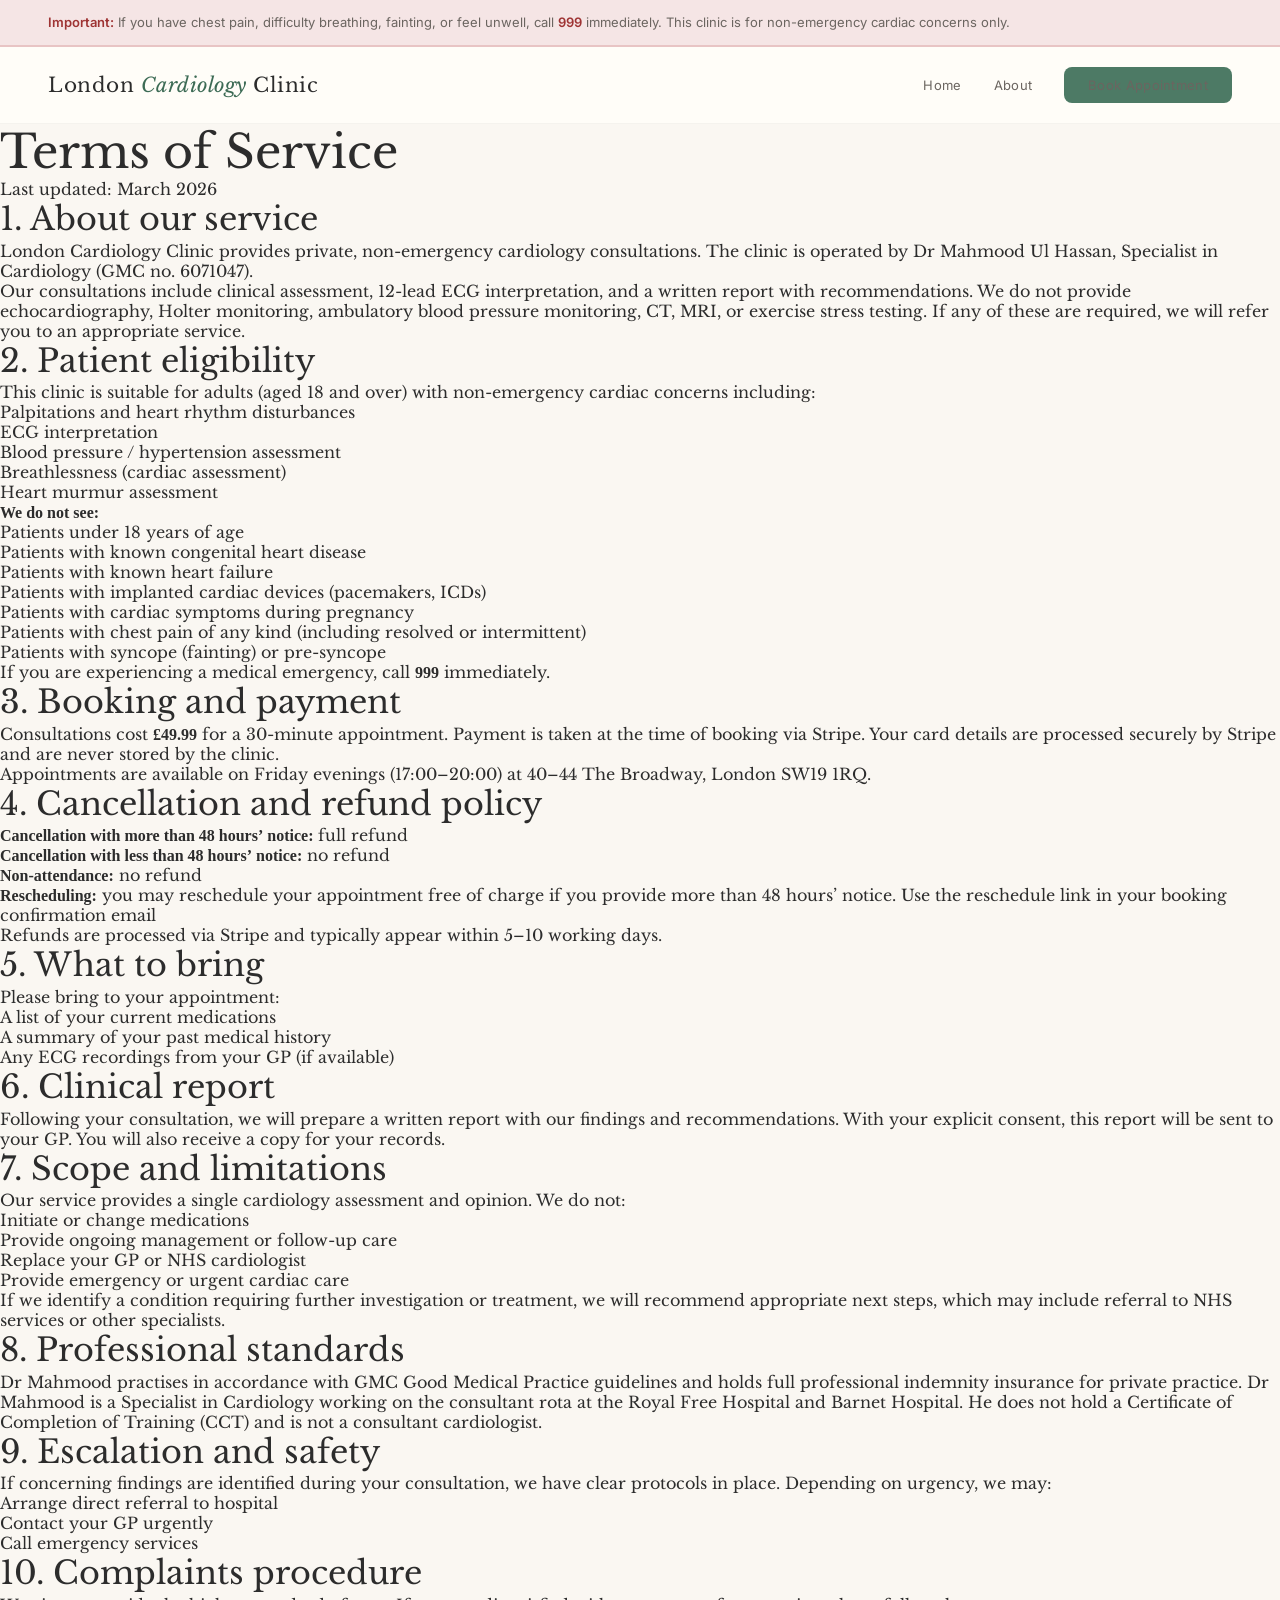
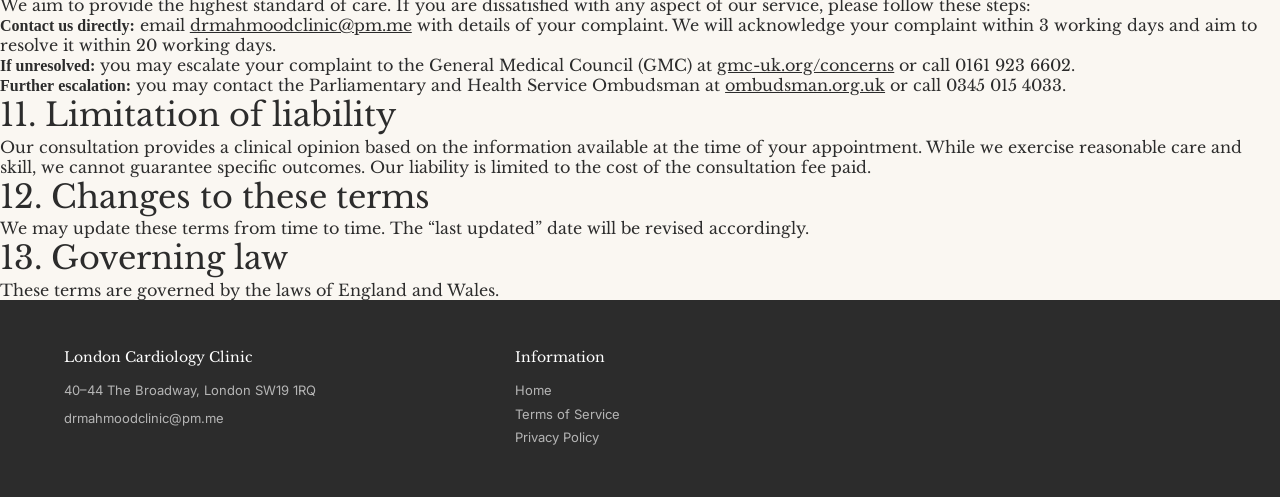
<file: e156-submission/assets/terms.html>
<!DOCTYPE html>
<html lang="en-GB">
<head>
<meta charset="UTF-8">
<meta name="viewport" content="width=device-width, initial-scale=1.0">
<title>Terms of Service — London Cardiology Clinic</title>
<link rel="stylesheet" href="/css/style.css">
</head>
<body>

<div class="safety-top" role="alert" aria-live="polite">
  <p><strong>Important:</strong> If you have chest pain, difficulty breathing, fainting, or feel unwell, call <strong>999</strong> immediately. This clinic is for non-emergency cardiac concerns only.</p>
</div>

<nav class="nav" aria-label="Main navigation">
  <div class="logo"><a href="/" style="text-decoration:none;color:inherit;">London <em>Cardiology</em> Clinic</a></div>
  <div class="links">
    <a href="/">Home</a>
    <a href="/#about">About</a>
    <a href="/#booking" class="book-btn">Book Appointment</a>
  </div>
</nav>

<main id="main" class="legal-page">

<h1>Terms of Service</h1>
<p class="legal-updated">Last updated: March 2026</p>

<h2>1. About our service</h2>
<p>London Cardiology Clinic provides private, non-emergency cardiology consultations. The clinic is operated by Dr Mahmood Ul Hassan, Specialist in Cardiology (GMC no. 6071047).</p>
<p>Our consultations include clinical assessment, 12-lead ECG interpretation, and a written report with recommendations. We do not provide echocardiography, Holter monitoring, ambulatory blood pressure monitoring, CT, MRI, or exercise stress testing. If any of these are required, we will refer you to an appropriate service.</p>

<h2>2. Patient eligibility</h2>
<p>This clinic is suitable for adults (aged 18 and over) with non-emergency cardiac concerns including:</p>
<ul>
  <li>Palpitations and heart rhythm disturbances</li>
  <li>ECG interpretation</li>
  <li>Blood pressure / hypertension assessment</li>
  <li>Breathlessness (cardiac assessment)</li>
  <li>Heart murmur assessment</li>
</ul>
<p><strong>We do not see:</strong></p>
<ul>
  <li>Patients under 18 years of age</li>
  <li>Patients with known congenital heart disease</li>
  <li>Patients with known heart failure</li>
  <li>Patients with implanted cardiac devices (pacemakers, ICDs)</li>
  <li>Patients with cardiac symptoms during pregnancy</li>
  <li>Patients with chest pain of any kind (including resolved or intermittent)</li>
  <li>Patients with syncope (fainting) or pre-syncope</li>
</ul>
<p>If you are experiencing a medical emergency, call <strong>999</strong> immediately.</p>

<h2>3. Booking and payment</h2>
<p>Consultations cost <strong>&pound;49.99</strong> for a 30-minute appointment. Payment is taken at the time of booking via Stripe. Your card details are processed securely by Stripe and are never stored by the clinic.</p>
<p>Appointments are available on Friday evenings (17:00&ndash;20:00) at 40&ndash;44 The Broadway, London SW19 1RQ.</p>

<h2>4. Cancellation and refund policy</h2>
<ul>
  <li><strong>Cancellation with more than 48 hours&rsquo; notice:</strong> full refund</li>
  <li><strong>Cancellation with less than 48 hours&rsquo; notice:</strong> no refund</li>
  <li><strong>Non-attendance:</strong> no refund</li>
  <li><strong>Rescheduling:</strong> you may reschedule your appointment free of charge if you provide more than 48 hours&rsquo; notice. Use the reschedule link in your booking confirmation email</li>
</ul>
<p>Refunds are processed via Stripe and typically appear within 5&ndash;10 working days.</p>

<h2>5. What to bring</h2>
<p>Please bring to your appointment:</p>
<ul>
  <li>A list of your current medications</li>
  <li>A summary of your past medical history</li>
  <li>Any ECG recordings from your GP (if available)</li>
</ul>

<h2>6. Clinical report</h2>
<p>Following your consultation, we will prepare a written report with our findings and recommendations. With your explicit consent, this report will be sent to your GP. You will also receive a copy for your records.</p>

<h2>7. Scope and limitations</h2>
<p>Our service provides a single cardiology assessment and opinion. We do not:</p>
<ul>
  <li>Initiate or change medications</li>
  <li>Provide ongoing management or follow-up care</li>
  <li>Replace your GP or NHS cardiologist</li>
  <li>Provide emergency or urgent cardiac care</li>
</ul>
<p>If we identify a condition requiring further investigation or treatment, we will recommend appropriate next steps, which may include referral to NHS services or other specialists.</p>

<h2>8. Professional standards</h2>
<p>Dr Mahmood practises in accordance with GMC Good Medical Practice guidelines and holds full professional indemnity insurance for private practice. Dr Mahmood is a Specialist in Cardiology working on the consultant rota at the Royal Free Hospital and Barnet Hospital. He does not hold a Certificate of Completion of Training (CCT) and is not a consultant cardiologist.</p>

<h2>9. Escalation and safety</h2>
<p>If concerning findings are identified during your consultation, we have clear protocols in place. Depending on urgency, we may:</p>
<ul>
  <li>Arrange direct referral to hospital</li>
  <li>Contact your GP urgently</li>
  <li>Call emergency services</li>
</ul>

<h2>10. Complaints procedure</h2>
<p>We aim to provide the highest standard of care. If you are dissatisfied with any aspect of our service, please follow these steps:</p>
<ol>
  <li><strong>Contact us directly:</strong> email <a href="mailto:drmahmoodclinic@pm.me">drmahmoodclinic@pm.me</a> with details of your complaint. We will acknowledge your complaint within 3 working days and aim to resolve it within 20 working days.</li>
  <li><strong>If unresolved:</strong> you may escalate your complaint to the General Medical Council (GMC) at <a href="https://www.gmc-uk.org/concerns" target="_blank" rel="noopener noreferrer">gmc-uk.org/concerns</a> or call 0161 923 6602.</li>
  <li><strong>Further escalation:</strong> you may contact the Parliamentary and Health Service Ombudsman at <a href="https://www.ombudsman.org.uk" target="_blank" rel="noopener noreferrer">ombudsman.org.uk</a> or call 0345 015 4033.</li>
</ol>

<h2>11. Limitation of liability</h2>
<p>Our consultation provides a clinical opinion based on the information available at the time of your appointment. While we exercise reasonable care and skill, we cannot guarantee specific outcomes. Our liability is limited to the cost of the consultation fee paid.</p>

<h2>12. Changes to these terms</h2>
<p>We may update these terms from time to time. The &ldquo;last updated&rdquo; date will be revised accordingly.</p>

<h2>13. Governing law</h2>
<p>These terms are governed by the laws of England and Wales.</p>

</main>

<footer class="footer">
  <div>
    <h3>London Cardiology Clinic</h3>
    <p>40&ndash;44 The Broadway, London SW19 1RQ</p>
    <p>drmahmoodclinic@pm.me</p>
  </div>
  <div>
    <h3>Information</h3>
    <a href="/">Home</a>
    <a href="/terms.html">Terms of Service</a>
    <a href="/privacy-policy.html">Privacy Policy</a>
  </div>
</footer>

</body>
</html>
</file>
<file: css/style.css>
/* ═══════════════════════════════════════════════════════════════════════
   London Cardiology Clinic — Production Stylesheet
   Extracted and enhanced from concept3-pastel.html mockup.
   No Google Fonts @import — all fonts self-hosted in ../fonts/
   ═══════════════════════════════════════════════════════════════════════ */


/* ═══ Self-hosted Fonts ═══ */

@font-face {
  font-family: 'Libre Baskerville';
  src: url('../fonts/libre-baskerville-regular.woff2') format('woff2');
  font-weight: 400;
  font-style: normal;
  font-display: swap;
}

@font-face {
  font-family: 'Libre Baskerville';
  src: url('../fonts/libre-baskerville-italic.woff2') format('woff2');
  font-weight: 400;
  font-style: italic;
  font-display: swap;
}

@font-face {
  font-family: 'Libre Baskerville';
  src: url('../fonts/libre-baskerville-bold.woff2') format('woff2');
  font-weight: 700;
  font-style: normal;
  font-display: swap;
}

@font-face {
  font-family: 'Inter';
  src: url('../fonts/inter-variable.woff2') format('woff2');
  font-weight: 100 900;
  font-style: normal;
  font-display: swap;
}


/* ═══ CSS Custom Properties ═══ */

:root {
  /* Colour palette — contrast-fixed */
  --sage: #a8c5b8;           /* pastel green — decorative only */
  --sage-deep: #3d6b55;      /* darkened for AA text contrast */
  --sage-btn: #4d7a65;       /* button background — AA on white text */
  --sage-light: #dce8e0;     /* very light sage */
  --sage-bg: #f0f5f2;        /* sage tint background */
  --blush: #e8c4c4;          /* pastel pink — accent */
  --blush-light: #f5e5e5;    /* light blush */
  --cream: #faf7f2;          /* warm cream — main background */
  --ivory: #fffdf8;          /* slightly warmer white */
  --charcoal: #2c2c2c;       /* primary text */
  --warm-grey: #6b6560;      /* secondary text */
  --mid-grey: #7a756e;       /* tertiary text — AA compliant */
  --danger: #9e3333;         /* safety red — AA compliant */

  /* Typography scale */
  --font-serif: 'Libre Baskerville', 'Baskerville', 'Georgia', serif;
  --font-sans: 'Inter', system-ui, -apple-system, sans-serif;

  /* Spacing */
  --section-pad-v: 80px;
  --section-pad-h: 64px;

  /* Radii */
  --radius-sm: 4px;
  --radius-md: 8px;
  --radius-lg: 12px;
  --radius-pill: 20px;

  /* Transitions */
  --transition-base: 0.3s ease;
}


/* ═══ Reset & Base ═══ */

*,
*::before,
*::after {
  margin: 0;
  padding: 0;
  box-sizing: border-box;
}

html {
  scroll-behavior: smooth;
  font-size: 16px;
  -webkit-text-size-adjust: 100%;
}

body {
  font-family: var(--font-serif);
  background: var(--cream);
  color: var(--charcoal);
  overflow-x: hidden;
  -webkit-font-smoothing: antialiased;
  -moz-osx-font-smoothing: grayscale;
  min-font-size: 14px; /* baseline reminder — enforced per selector below */
}

/* Ensure minimum 14px body text everywhere */
body,
p,
li,
td,
th,
label,
input,
select,
textarea,
button {
  font-size: max(14px, 1rem);
}

img,
svg,
video {
  display: block;
  max-width: 100%;
}

ul,
ol {
  list-style: none;
}

a {
  color: inherit;
}


/* ═══ Heading Hierarchy ═══ */

h1 {
  font-family: var(--font-serif);
  font-size: 46px;
  font-weight: 400;
  line-height: 1.2;
  color: var(--charcoal);
}

h1 em {
  font-style: italic;
  color: var(--sage-deep);
}

h2 {
  font-family: var(--font-serif);
  font-size: 32px;
  font-weight: 400;
  line-height: 1.3;
  color: var(--charcoal);
}

h2 em {
  font-style: italic;
  color: var(--sage-deep);
}

h3 {
  font-family: var(--font-serif);
  font-size: 15px;
  font-weight: 400;
  line-height: 1.4;
  color: var(--charcoal);
}


/* ═══ Skip Link ═══ */

.skip-link {
  position: absolute;
  left: -9999px;
  top: auto;
  width: 1px;
  height: 1px;
  overflow: hidden;
  font-family: var(--font-sans);
  font-size: 14px;
  background: var(--charcoal);
  color: #fff;
  padding: 12px 24px;
  z-index: 9999;
  text-decoration: none;
  border-radius: 0 0 var(--radius-md) 0;
  white-space: nowrap;
}

.skip-link:focus {
  position: fixed;
  left: 0;
  top: 0;
  width: auto;
  height: auto;
}


/* ═══ Focus Indicators ═══ */

a:focus-visible,
button:focus-visible,
[tabindex]:focus-visible,
input:focus-visible,
select:focus-visible,
textarea:focus-visible {
  outline: 2px solid var(--charcoal);
  outline-offset: 2px;
  border-radius: var(--radius-sm);
}


/* ═══ Prefers-Reduced-Motion ═══ */

@media (prefers-reduced-motion: reduce) {
  html {
    scroll-behavior: auto;
  }

  *,
  *::before,
  *::after {
    animation-duration: 0.01ms !important;
    animation-iteration-count: 1 !important;
    transition-duration: 0.01ms !important;
  }

  .soft-particle,
  .ecg-deco-path {
    animation: none !important;
  }
}


/* ═══ Navigation ═══ */

.nav {
  display: flex;
  justify-content: space-between;
  align-items: center;
  padding: 20px 48px;
  background: var(--ivory);
  border-bottom: 1px solid rgba(0, 0, 0, 0.04);
  position: sticky;
  top: 0;
  z-index: 100;
}

.nav .logo {
  font-size: 20px;
  font-weight: 400;
  color: var(--charcoal);
  letter-spacing: 0.5px;
  text-decoration: none;
  flex-shrink: 0;
}

.nav .logo em {
  font-style: italic;
  color: var(--sage-deep);
}

/* Desktop nav links */
.nav .links {
  display: flex;
  gap: 32px;
  align-items: center;
}

.nav .links a {
  font-family: var(--font-sans);
  font-size: 13px;
  font-weight: 400;
  color: var(--warm-grey);
  text-decoration: none;
  letter-spacing: 0.3px;
  transition: color var(--transition-base);
}

.nav .links a:hover {
  color: var(--charcoal);
}

/* Book Appointment button in nav */
.nav .book-btn {
  font-family: var(--font-sans);
  font-size: 13px;
  font-weight: 500;
  background: var(--sage-btn);
  color: #fff;
  padding: 10px 24px;
  border-radius: var(--radius-md);
  text-decoration: none;
  transition: background var(--transition-base), box-shadow var(--transition-base);
  letter-spacing: 0.3px;
  white-space: nowrap;
}

.nav .book-btn:hover {
  background: var(--sage-deep);
  box-shadow: 0 2px 10px rgba(61, 107, 85, 0.2);
}

/* Mobile hamburger — hidden on desktop */
.nav-toggle {
  display: none;
  background: none;
  border: none;
  cursor: pointer;
  padding: 8px;
  color: var(--charcoal);
  line-height: 1;
  border-radius: var(--radius-sm);
}

.nav-toggle .bar {
  display: block;
  width: 22px;
  height: 2px;
  background: currentColor;
  border-radius: 2px;
  transition: transform var(--transition-base), opacity var(--transition-base);
}

.nav-toggle .bar + .bar {
  margin-top: 5px;
}

/* Hamburger open state (JS adds .nav-open to .nav) */
.nav.nav-open .nav-toggle .bar:nth-child(1) {
  transform: translateY(7px) rotate(45deg);
}

.nav.nav-open .nav-toggle .bar:nth-child(2) {
  opacity: 0;
}

.nav.nav-open .nav-toggle .bar:nth-child(3) {
  transform: translateY(-7px) rotate(-45deg);
}


/* ═══ Safety Strip ═══ */

.safety-top {
  padding: 12px 48px;
  background: var(--blush-light);
  border-bottom: 2px solid var(--blush);
  display: flex;
  align-items: flex-start;
  gap: 10px;
}

.safety-top p {
  font-family: var(--font-sans);
  font-size: 13px;
  color: var(--warm-grey);
  line-height: 1.6;
}

.safety-top strong {
  color: var(--danger);
  font-weight: 600;
}


/* ═══ Hero Split ═══ */

.hero {
  display: grid;
  grid-template-columns: 1fr 1fr;
  min-height: 85vh;
}

.hero-left {
  background: var(--ivory);
  padding: 80px 64px;
  display: flex;
  flex-direction: column;
  justify-content: center;
}

.hero-left .eyebrow {
  font-family: var(--font-sans);
  font-size: 12px;
  letter-spacing: 3px;
  text-transform: uppercase;
  color: var(--sage-deep);
  margin-bottom: 20px;
  font-weight: 500;
}

.hero-left h1 {
  margin-bottom: 20px;
}

.hero-left .description {
  font-size: 17px;
  line-height: 1.8;
  color: var(--warm-grey);
  margin-bottom: 36px;
  font-weight: 400;
  max-width: 460px;
}

.hero-buttons {
  display: flex;
  gap: 14px;
  align-items: center;
  flex-wrap: wrap;
}

/* Primary CTA button */
.btn-primary {
  font-family: var(--font-sans);
  display: inline-block;
  background: var(--sage-btn);
  color: #fff;
  padding: 14px 32px;
  border-radius: var(--radius-md);
  font-size: 14px;
  font-weight: 500;
  text-decoration: none;
  transition: background var(--transition-base), transform var(--transition-base), box-shadow var(--transition-base);
  letter-spacing: 0.3px;
  cursor: pointer;
  border: none;
}

.btn-primary:hover {
  background: var(--sage-deep);
  transform: translateY(-1px);
  box-shadow: 0 4px 16px rgba(61, 107, 85, 0.25);
}

.btn-primary:active {
  transform: translateY(0);
  box-shadow: none;
}

/* Secondary outline button */
.btn-secondary {
  font-family: var(--font-sans);
  display: inline-block;
  border: 1.5px solid var(--sage);
  color: var(--sage-deep);
  padding: 13px 32px;
  border-radius: var(--radius-md);
  font-size: 14px;
  font-weight: 500;
  text-decoration: none;
  transition: background var(--transition-base), border-color var(--transition-base);
  letter-spacing: 0.3px;
  cursor: pointer;
  background: transparent;
}

.btn-secondary:hover {
  background: var(--sage-light);
  border-color: var(--sage-deep);
}

/* Hero right panel */
.hero-right {
  background: linear-gradient(160deg, var(--sage-light) 0%, var(--sage) 60%, #5a9a80 100%);
  display: flex;
  align-items: center;
  justify-content: center;
  position: relative;
  overflow: hidden;
}

/* Heart spider diagram container */
.spider-container {
  position: relative;
  width: 380px;
  height: 380px;
}


/* ═══ Services Strip ═══ */

.services-strip {
  display: grid;
  grid-template-columns: repeat(5, 1fr);
  border-top: 1px solid rgba(0, 0, 0, 0.06);
  background: var(--ivory);
}

.services-strip a {
  display: block;
  padding: 32px 20px;
  text-align: center;
  border-right: 1px solid rgba(0, 0, 0, 0.04);
  transition: background var(--transition-base);
  text-decoration: none;
  color: inherit;
}

.services-strip a:last-child {
  border-right: none;
}

.services-strip a:hover {
  background: var(--sage-bg);
}

.svc-icon {
  font-size: 24px;
  margin-bottom: 10px;
  line-height: 1;
}

.services-strip h3 {
  font-size: 15px;
  font-weight: 400;
  color: var(--charcoal);
  margin-bottom: 4px;
}

.services-strip p {
  font-family: var(--font-sans);
  font-size: 14px;
  color: var(--mid-grey);
  line-height: 1.5;
}


/* ═══ About / Clinician Section ═══ */

.welcome {
  display: grid;
  grid-template-columns: 1fr 1fr;
  gap: 0;
  background: var(--cream);
  min-height: 400px;
}

.welcome-text {
  padding: 72px 64px;
  display: flex;
  flex-direction: column;
  justify-content: center;
}

.welcome-text h2 {
  margin-bottom: 16px;
}

.welcome-text p {
  font-size: 16px;
  line-height: 1.9;
  color: var(--warm-grey);
  margin-bottom: 20px;
  max-width: 440px;
}

.welcome-text .credentials {
  display: flex;
  gap: 16px;
  flex-wrap: wrap;
  margin-top: 12px;
}

.credential {
  font-family: var(--font-sans);
  font-size: 13px;
  color: var(--sage-deep);
  padding: 6px 14px;
  border: 1px solid var(--sage);
  border-radius: var(--radius-pill);
  font-weight: 500;
}

.disclosure {
  font-family: var(--font-sans);
  font-size: 13px;
  color: var(--mid-grey);
  line-height: 1.7;
  margin-top: 16px;
  padding-top: 16px;
  border-top: 1px solid rgba(0, 0, 0, 0.06);
  max-width: 440px;
}

.welcome-visual {
  background: var(--sage-bg);
  display: flex;
  align-items: center;
  justify-content: center;
  position: relative;
  overflow: hidden;
}

/* Decorative ECG animation */
.ecg-deco {
  width: 100%;
  height: 80px;
  opacity: 0.15;
}

.ecg-deco-path {
  stroke: var(--sage-deep);
  stroke-width: 2;
  fill: none;
  stroke-dasharray: 1500;
  stroke-dashoffset: 1500;
  animation: ecgTrace 4s ease-in-out infinite;
}

@keyframes ecgTrace {
  0%   { stroke-dashoffset: 1500; }
  100% { stroke-dashoffset: 0; }
}


/* ═══ Facilities Section ═══ */

.facilities {
  padding: 48px var(--section-pad-h);
  background: var(--ivory);
  border-top: 1px solid rgba(0, 0, 0, 0.04);
}

.facilities h2 {
  font-size: 28px;
  font-weight: 400;
  margin-bottom: 12px;
}

.facilities .cols {
  display: grid;
  grid-template-columns: 1fr 1fr;
  gap: 32px;
  margin-top: 20px;
}

.facilities .col h3 {
  font-family: var(--font-sans);
  font-size: 14px;
  font-weight: 600;
  color: var(--sage-deep);
  margin-bottom: 8px;
}

.facilities .col p {
  font-family: var(--font-sans);
  font-size: 14px;
  color: var(--mid-grey);
  line-height: 1.7;
}


/* ═══ What to Expect ═══ */

.expect {
  padding: var(--section-pad-v) var(--section-pad-h);
  background: var(--cream);
}

.expect h2 {
  font-size: 32px;
  font-weight: 400;
  text-align: center;
  margin-bottom: 12px;
}

.expect .sub {
  font-family: var(--font-sans);
  font-size: 14px;
  color: var(--mid-grey);
  text-align: center;
  margin-bottom: 48px;
}

.timeline {
  display: flex;
  gap: 0;
  max-width: 900px;
  margin: 0 auto;
  position: relative;
  list-style: none;
}

.timeline::before {
  content: '';
  position: absolute;
  top: 28px;
  left: 60px;
  right: 60px;
  height: 2px;
  background: var(--sage-light);
  pointer-events: none;
}

.step {
  flex: 1;
  text-align: center;
  position: relative;
}

.step-num {
  width: 56px;
  height: 56px;
  border-radius: 50%;
  background: var(--sage-light);
  border: 2px solid var(--sage);
  display: flex;
  align-items: center;
  justify-content: center;
  font-family: var(--font-sans);
  font-size: 16px;
  font-weight: 600;
  color: var(--sage-deep);
  margin: 0 auto 16px;
  position: relative;
  z-index: 2;
}

.step h3 {
  font-size: 15px;
  font-weight: 400;
  margin-bottom: 6px;
}

.step p {
  font-family: var(--font-sans);
  font-size: 14px;
  color: var(--mid-grey);
  line-height: 1.5;
  padding: 0 12px;
}


/* ═══ Booking CTA ═══ */

.cta-section {
  text-align: center;
  padding: var(--section-pad-v) var(--section-pad-h);
  background: var(--sage-bg);
}

.cta-section h2 {
  font-size: 34px;
  font-weight: 400;
  margin-bottom: 12px;
}

.cta-section p {
  font-size: 16px;
  color: var(--warm-grey);
  margin-bottom: 32px;
  line-height: 1.7;
  max-width: 500px;
  margin-left: auto;
  margin-right: auto;
}

.cta-section .price {
  font-family: var(--font-sans);
  font-size: 36px;
  font-weight: 400;
  color: var(--sage-deep);
  margin-bottom: 8px;
}

.cta-section .price-note {
  font-family: var(--font-sans);
  font-size: 14px;
  color: var(--mid-grey);
  margin-bottom: 28px;
}

.cta-section .cancel-note {
  font-family: var(--font-sans);
  font-size: 13px;
  color: var(--mid-grey);
  margin-top: 20px;
}


/* ═══ Cal.com Embed ═══ */

#cal-embed {
  width: 100%;
  min-height: 500px;
  margin-top: 32px;
  border-radius: var(--radius-lg);
  overflow: hidden;
  border: none;
  display: block;
}


/* ═══ Footer ═══ */

.footer {
  background: var(--charcoal);
  color: rgba(255, 255, 255, 0.75);
  padding: 48px var(--section-pad-h);
  display: grid;
  grid-template-columns: 2fr 1fr 1fr 1fr;
  gap: 48px;
}

.footer h3 {
  font-family: var(--font-serif);
  font-size: 14px;
  font-weight: 400;
  color: #fff;
  margin-bottom: 12px;
}

.footer p {
  font-family: var(--font-sans);
  font-size: 13px;
  color: rgba(255, 255, 255, 0.65);
  line-height: 1.8;
  margin-bottom: 4px;
}

.footer a {
  font-family: var(--font-sans);
  font-size: 13px;
  color: rgba(255, 255, 255, 0.65);
  text-decoration: none;
  line-height: 1.8;
  display: block;
  transition: color var(--transition-base);
}

.footer a:hover {
  color: rgba(255, 255, 255, 0.9);
}


/* ═══ Decorative Particle (if used) ═══ */

.soft-particle {
  position: absolute;
  border-radius: 50%;
  pointer-events: none;
  animation: floatUp 8s ease-in-out infinite;
}

@keyframes floatUp {
  0%, 100% { transform: translateY(0) scale(1); opacity: 0.6; }
  50%       { transform: translateY(-20px) scale(1.05); opacity: 0.9; }
}


/* ═══════════════════════════════════════════════════════════════
   RESPONSIVE — 900px breakpoint
   ═══════════════════════════════════════════════════════════════ */

@media (max-width: 900px) {

  /* Navigation */
  .nav {
    padding: 16px 24px;
    flex-wrap: wrap;
    gap: 0;
  }

  /* Show hamburger, hide desktop links */
  .nav-toggle {
    display: flex;
    flex-direction: column;
    justify-content: center;
    order: 3;
  }

  .nav .links {
    display: none;
    flex-direction: column;
    align-items: flex-start;
    gap: 0;
    width: 100%;
    order: 4;
    padding: 8px 0 16px;
    border-top: 1px solid rgba(0, 0, 0, 0.06);
    margin-top: 12px;
  }

  /* Show links when nav-open */
  .nav.nav-open .links {
    display: flex;
  }

  .nav .links a {
    font-size: 14px;
    padding: 10px 0;
    width: 100%;
    border-bottom: 1px solid rgba(0, 0, 0, 0.04);
  }

  .nav .links a:last-child {
    border-bottom: none;
  }

  .nav .book-btn {
    display: inline-block;
    width: auto;
    margin-top: 8px;
    padding: 12px 24px;
  }

  /* Safety strip */
  .safety-top {
    padding: 10px 24px;
  }

  /* Hero */
  .hero {
    grid-template-columns: 1fr;
  }

  .hero-left {
    padding: 48px 32px;
  }

  .hero-left h1 {
    font-size: 34px;
  }

  .hero-right {
    min-height: 400px;
  }

  /* Services strip */
  .services-strip {
    grid-template-columns: repeat(2, 1fr);
  }

  .services-strip a:nth-child(5) {
    grid-column: span 2;
  }

  /* Welcome / about */
  .welcome {
    grid-template-columns: 1fr;
  }

  .welcome-text {
    padding: 48px 32px;
  }

  /* Facilities */
  .facilities {
    padding: 32px;
  }

  .facilities .cols {
    grid-template-columns: 1fr;
  }

  /* Expect timeline */
  .expect {
    padding: 48px 32px;
  }

  .timeline {
    flex-direction: column;
    gap: 24px;
  }

  .timeline::before {
    display: none;
  }

  /* CTA */
  .cta-section {
    padding: 48px 32px;
  }

  /* Footer */
  .footer {
    grid-template-columns: 1fr 1fr;
    gap: 32px;
    padding: 32px;
  }
}


/* ═══════════════════════════════════════════════════════════════
   RESPONSIVE — 480px breakpoint
   ═══════════════════════════════════════════════════════════════ */

@media (max-width: 480px) {

  /* Hero */
  .hero-left {
    padding: 36px 20px;
  }

  .hero-left h1 {
    font-size: 28px;
  }

  .hero-left .description {
    font-size: 15px;
  }

  .hero-buttons {
    flex-direction: column;
    align-items: stretch;
  }

  .btn-primary,
  .btn-secondary {
    text-align: center;
    width: 100%;
  }

  /* Spider container */
  .spider-container {
    width: 300px;
    height: 300px;
  }

  /* Services strip — single column */
  .services-strip {
    grid-template-columns: 1fr;
  }

  .services-strip a:nth-child(5) {
    grid-column: span 1;
  }

  /* Welcome */
  .welcome-text {
    padding: 36px 20px;
  }

  /* Facilities */
  .facilities {
    padding: 24px 20px;
  }

  /* Expect */
  .expect {
    padding: 36px 20px;
  }

  /* CTA */
  .cta-section {
    padding: 36px 20px;
  }

  .cta-section .price {
    font-size: 28px;
  }

  /* Footer */
  .footer {
    grid-template-columns: 1fr;
    gap: 28px;
    padding: 32px 20px;
  }

  /* Nav — hide text links, keep book button */
  .nav .links a:not(.book-btn) {
    display: none;
  }

  /* When menu is open, show all links again */
  .nav.nav-open .links a:not(.book-btn) {
    display: block;
  }

  /* Safety strip */
  .safety-top {
    padding: 10px 20px;
  }

  /* h2 scale down */
  h2 {
    font-size: 26px;
  }

  .cta-section h2,
  .expect h2 {
    font-size: 26px;
  }

  /* Cal.com embed — slightly less height on very small screens */
  #cal-embed {
    min-height: 420px;
  }
}
</file>
